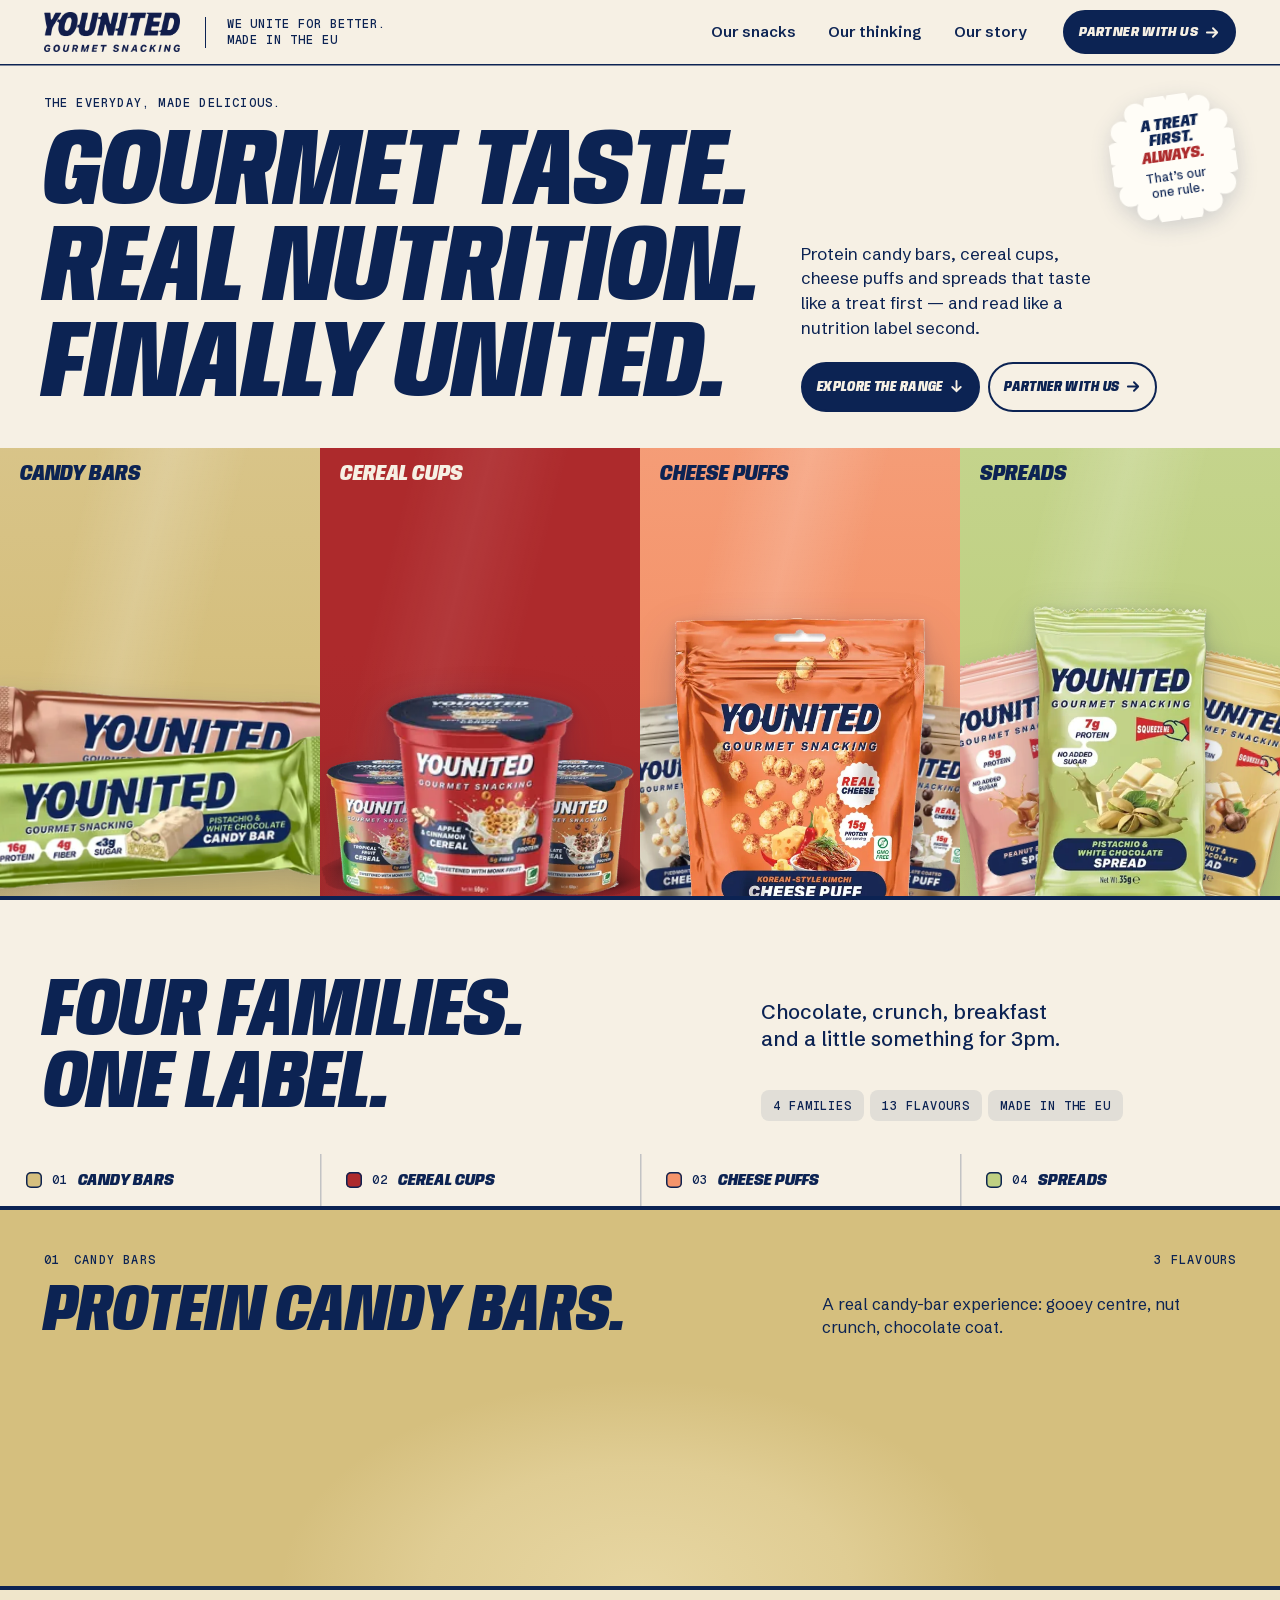
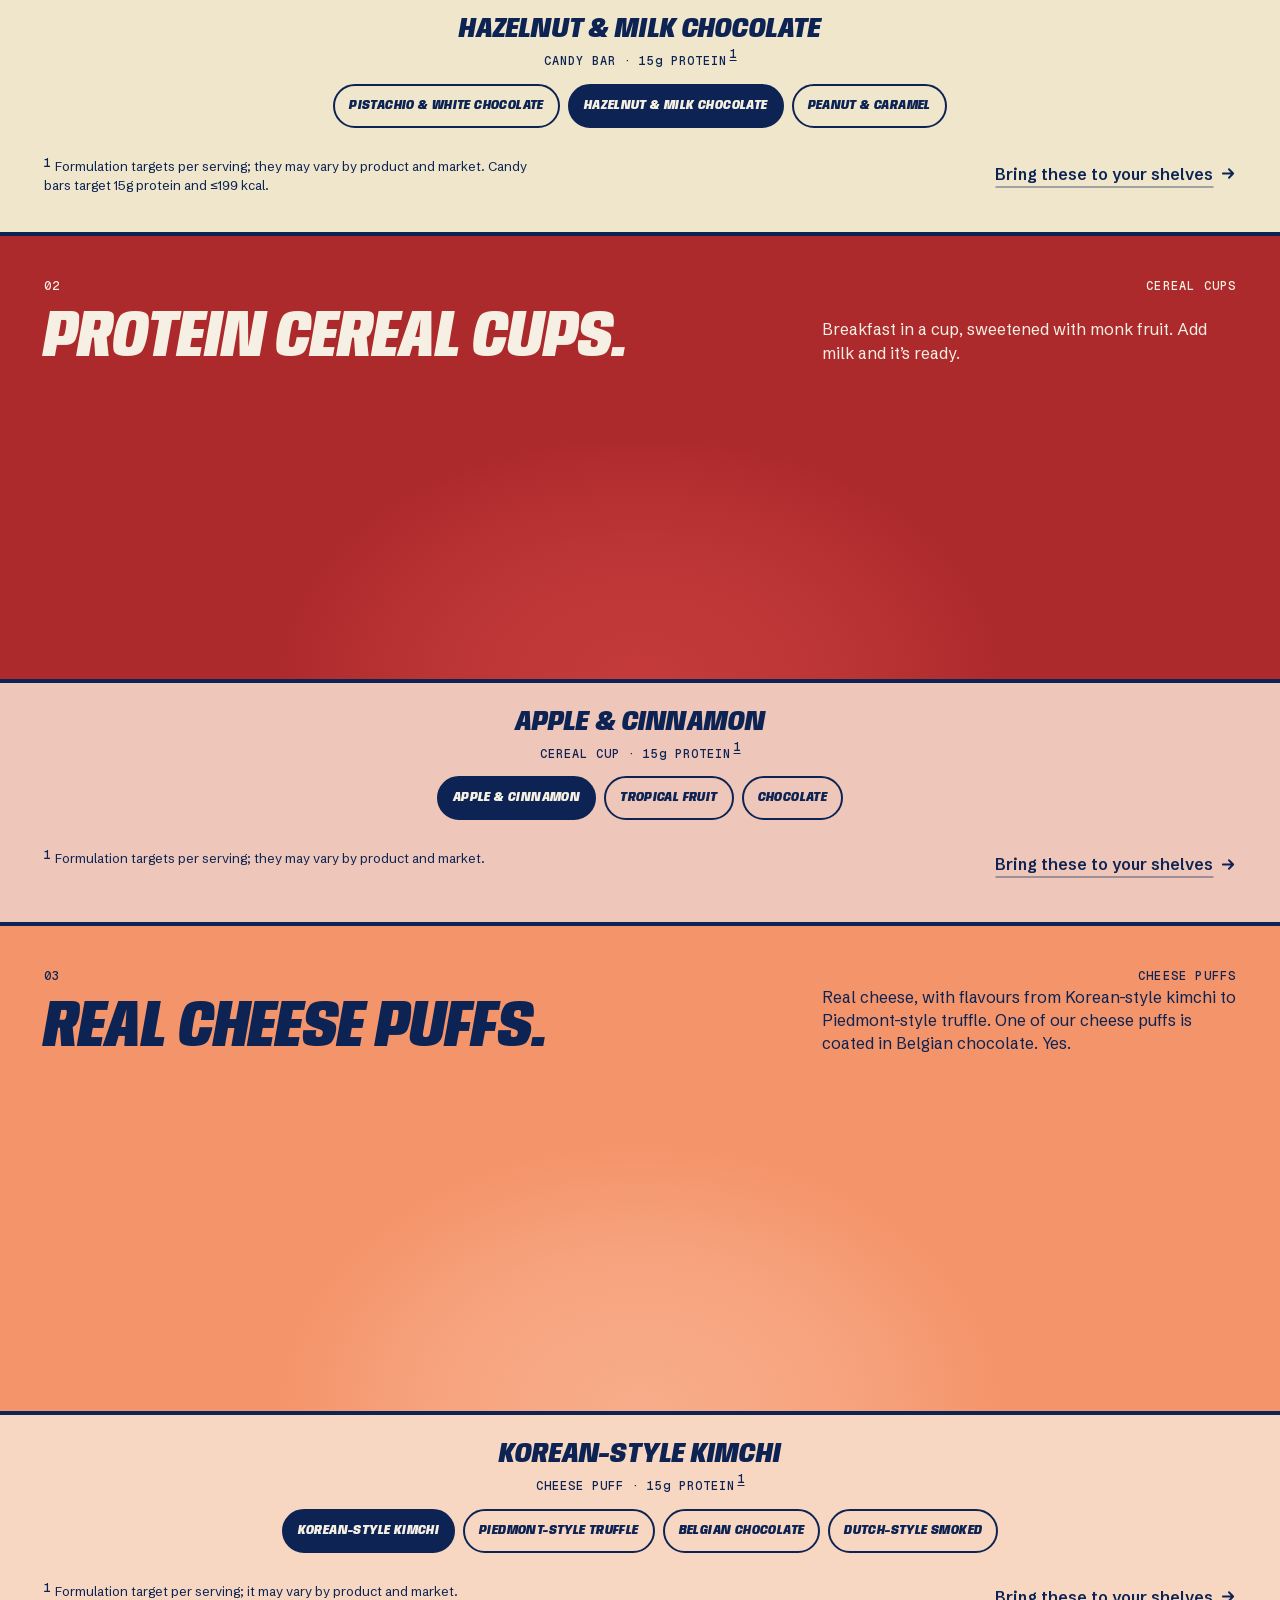
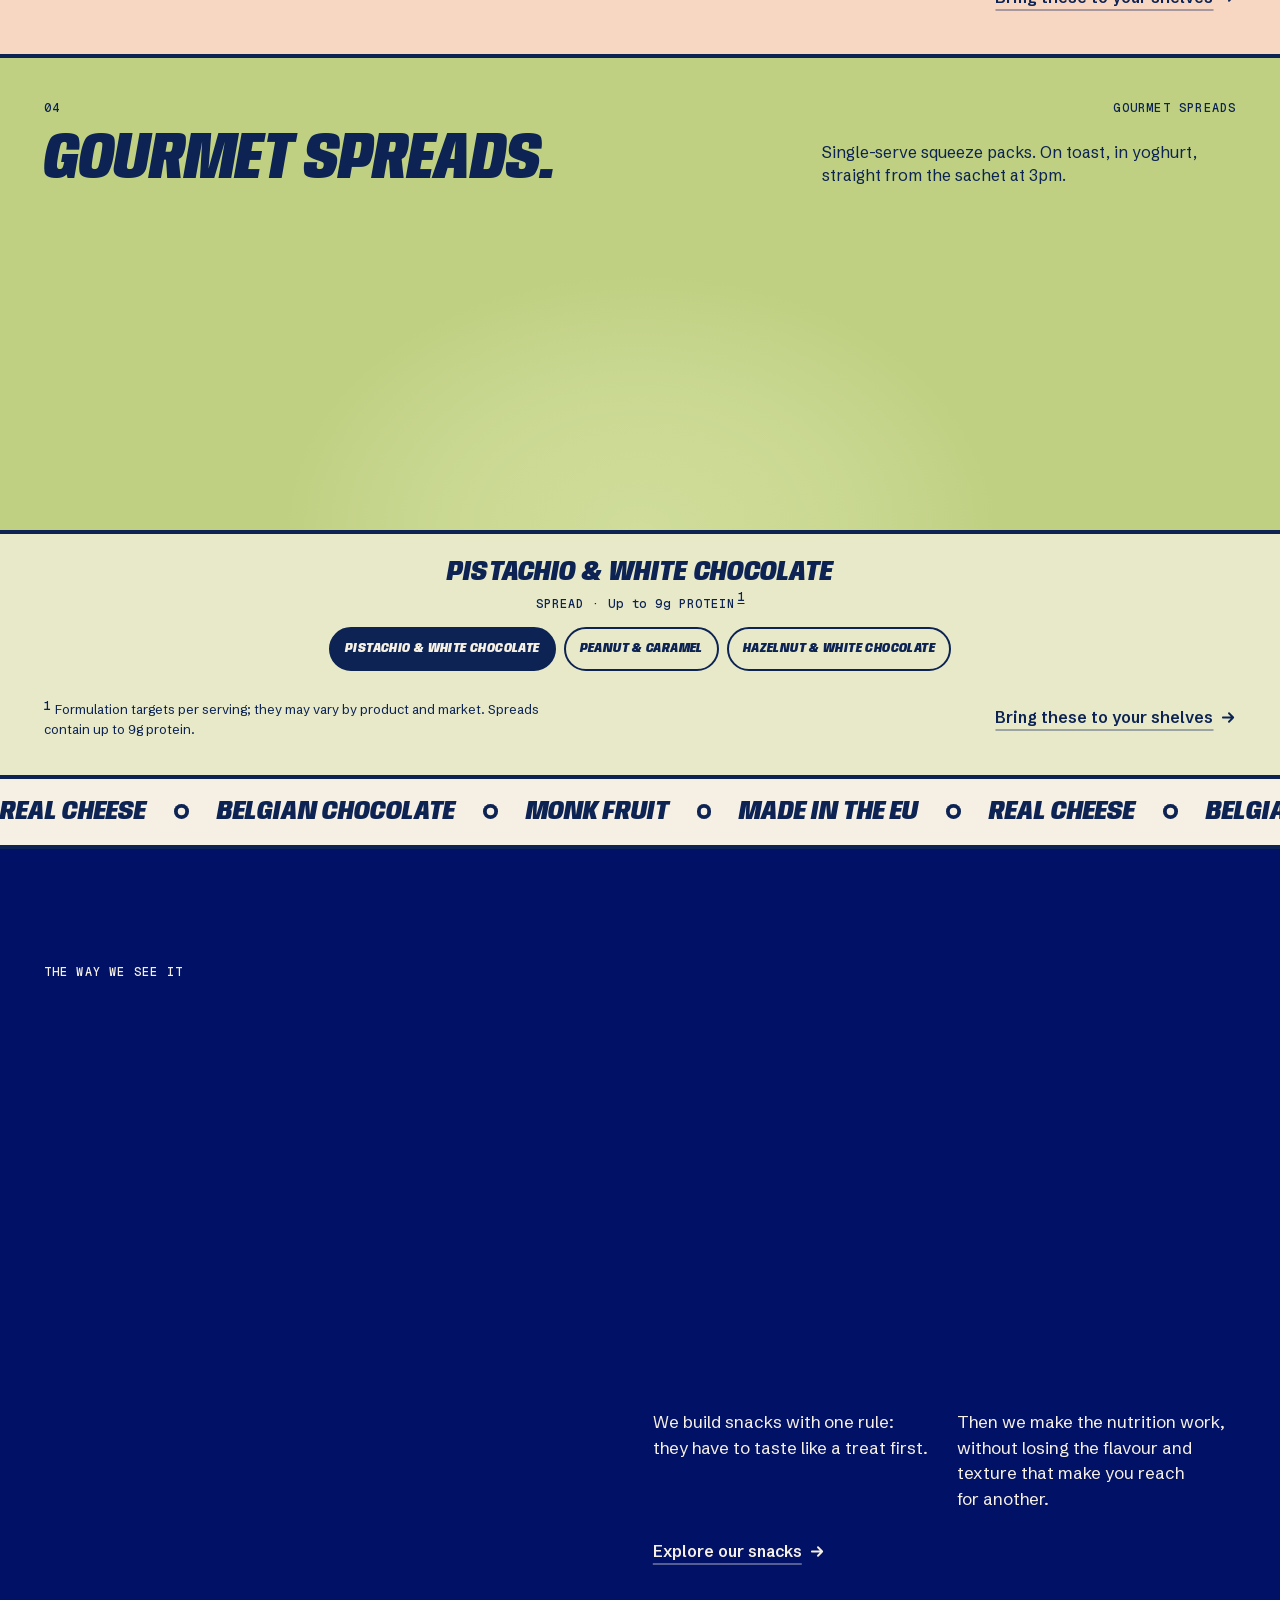
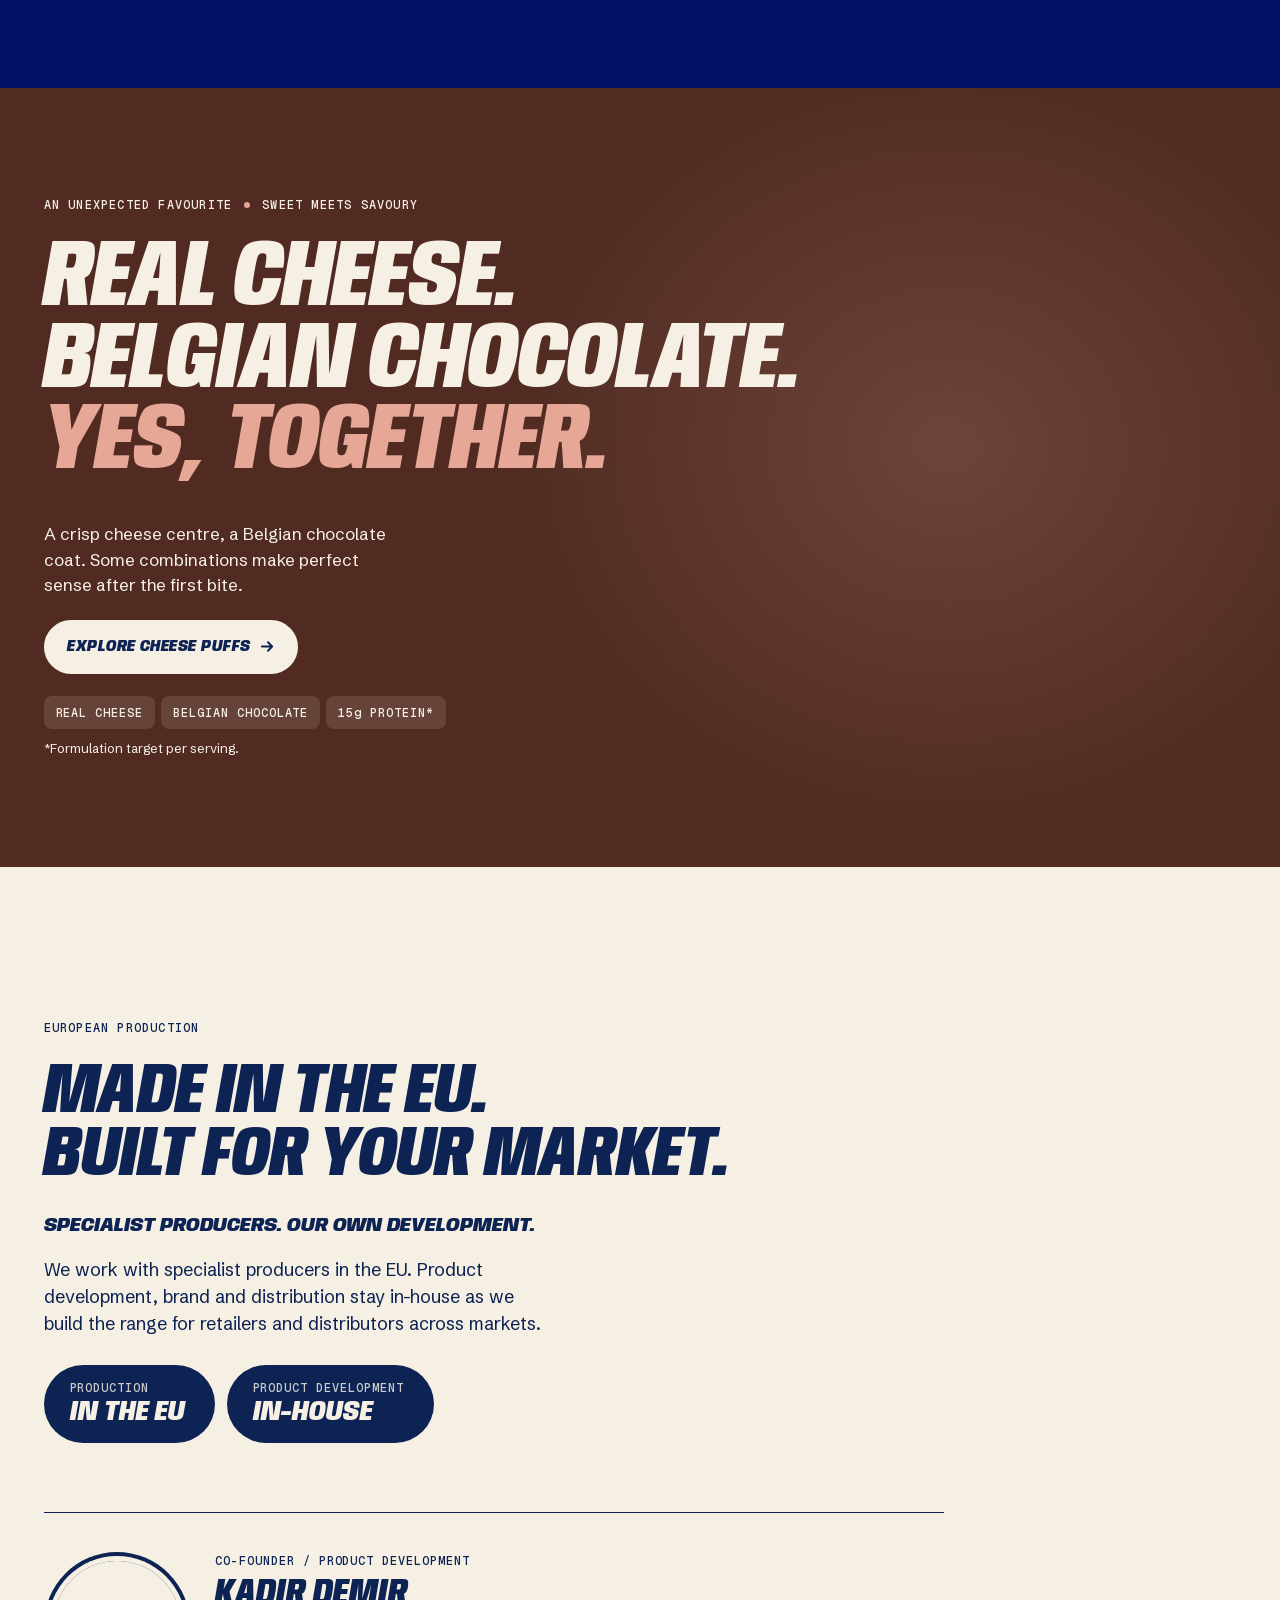
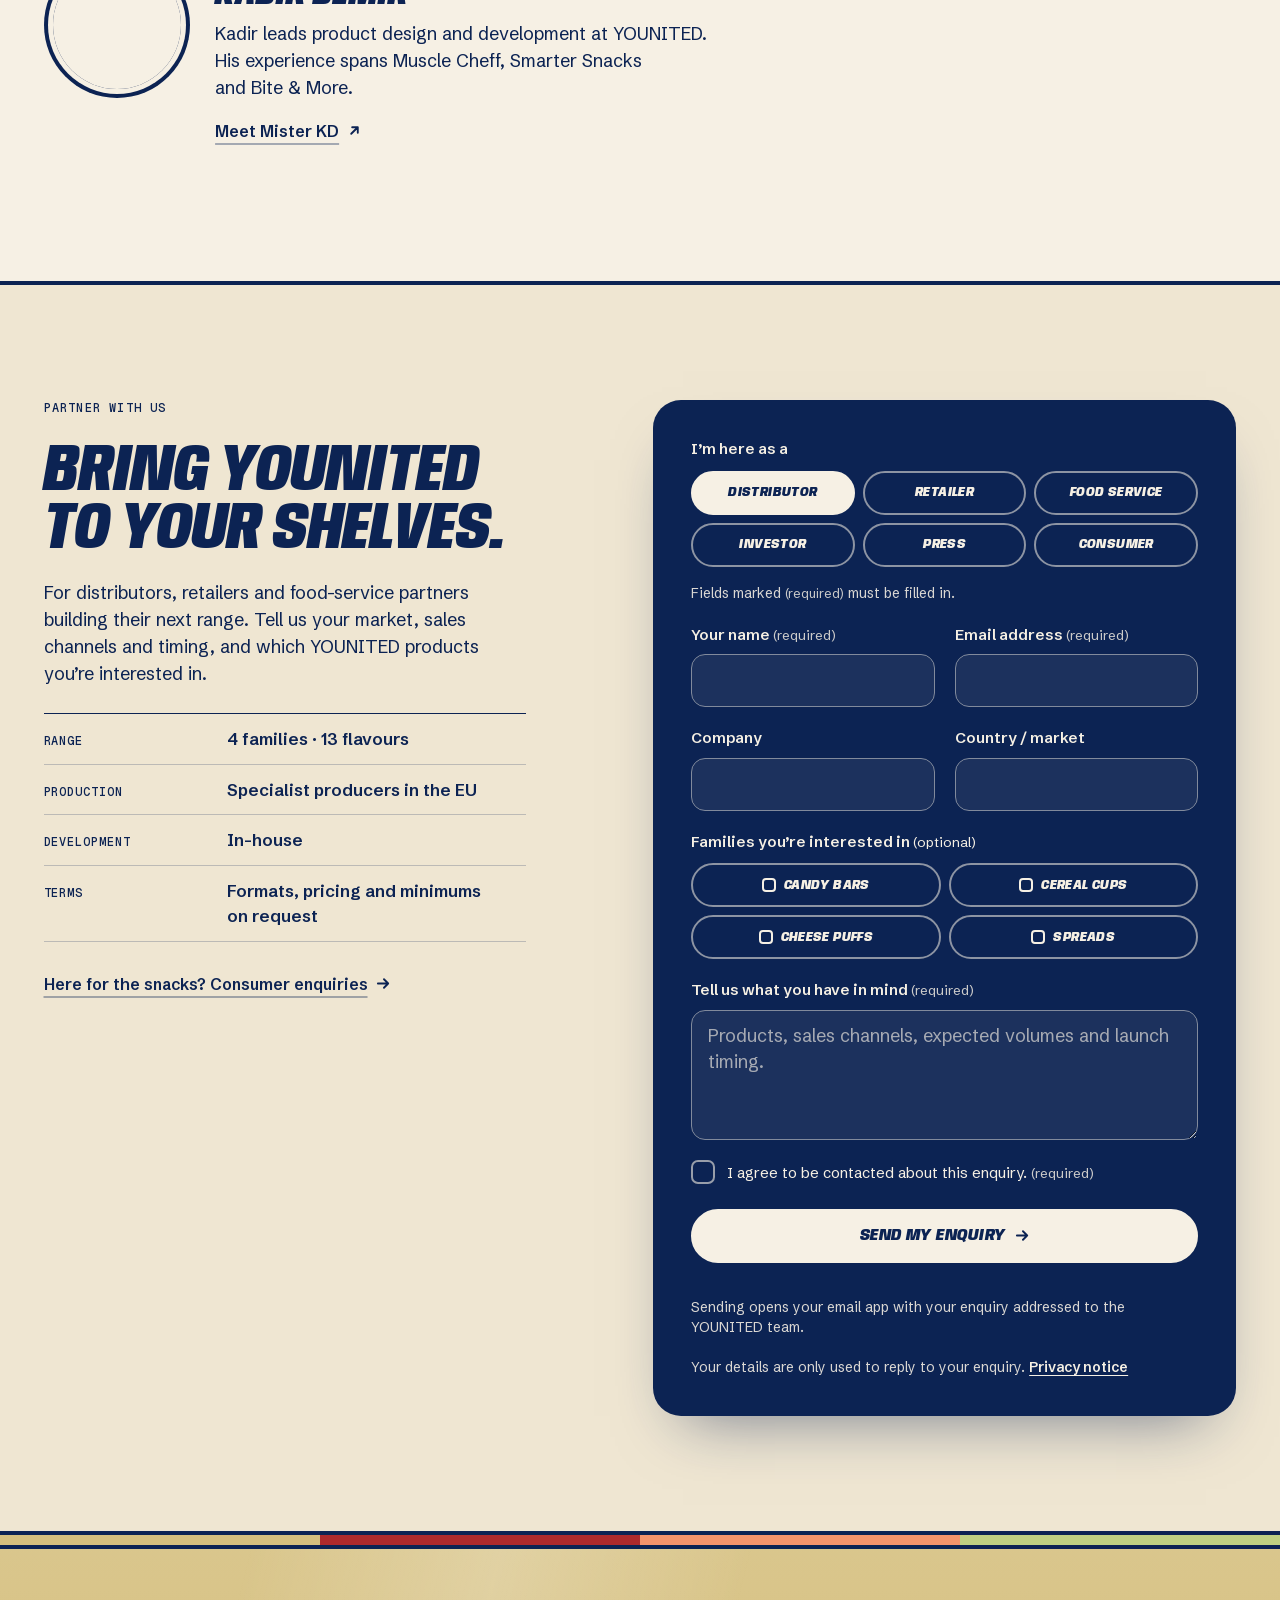
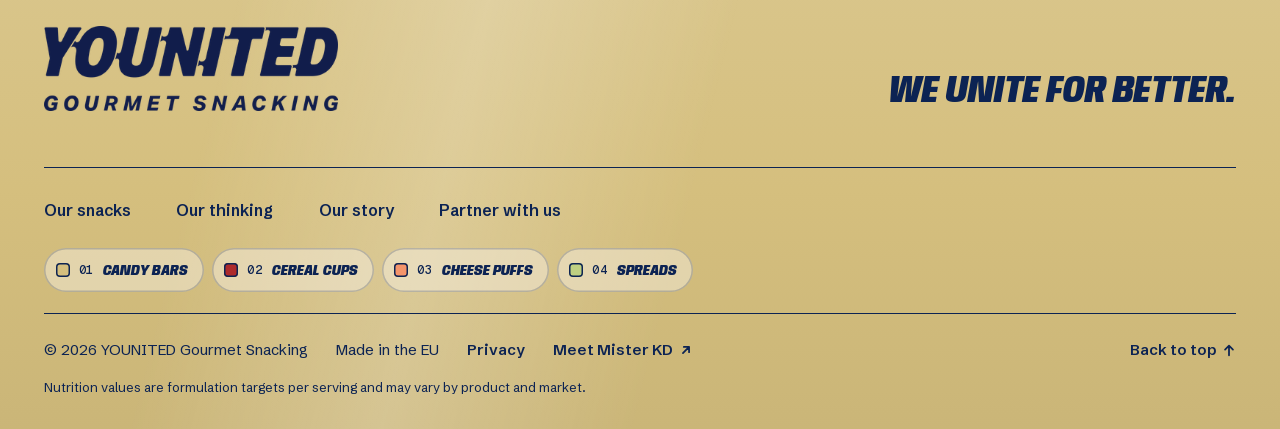
<file: index.html>
<!doctype html>
<html lang="en">
<head>
<meta charset="utf-8">
<meta name="viewport" content="width=device-width, initial-scale=1">
<meta http-equiv="Content-Security-Policy" content="default-src 'self'; img-src 'self' data: blob:; font-src 'self'; style-src 'self'; script-src 'self' 'sha256-Du+OJKJSbdUgz5nrHeWWINvez6XKDDU/tyj/5c2uvwo=' https://static.cloudflareinsights.com; connect-src 'self' https://cloudflareinsights.com; form-action 'self'; base-uri 'self'; object-src 'none'">
<meta name="referrer" content="strict-origin-when-cross-origin">
<title>YOUNITED — Gourmet protein snacks, made in the EU</title>
<meta name="description" content="Protein candy bars, cereal cups, real cheese puffs and spreads that taste like a treat first. Four families, thirteen flavours, made in the EU. Explore the range or partner with YOUNITED.">
<link rel="canonical" href="https://younitedsnacks.com/">
<meta name="theme-color" content="#f6f0e4">
<meta property="og:type" content="website">
<meta property="og:site_name" content="YOUNITED Gourmet Snacking">
<meta property="og:title" content="YOUNITED — Gourmet taste. Real nutrition. Finally united.">
<meta property="og:description" content="Protein candy bars, cereal cups, real cheese puffs and spreads that taste like a treat first. Made in the EU.">
<meta property="og:url" content="https://younitedsnacks.com/">
<meta property="og:image" content="https://younitedsnacks.com/assets/og.jpg">
<meta property="og:image:width" content="1200">
<meta property="og:image:height" content="630">
<meta property="og:image:alt" content="YOUNITED: Gourmet taste. Real nutrition. Finally united. Four snack packs on their foil colours.">
<meta name="twitter:card" content="summary_large_image">
<meta name="twitter:title" content="YOUNITED — Gourmet taste. Real nutrition. Finally united.">
<meta name="twitter:description" content="Four snack families, thirteen flavours, made in the EU.">
<meta name="twitter:image" content="https://younitedsnacks.com/assets/og.jpg">
<link rel="icon" href="assets/favicon.png" type="image/png">
<link rel="apple-touch-icon" href="assets/apple-touch-icon.png">
<script>document.documentElement.classList.add('js')</script>
<link rel="preload" href="fonts/anybody-italic-var.woff2" as="font" type="font/woff2" crossorigin>
<link rel="preload" href="fonts/schibsted-grotesk-var.woff2" as="font" type="font/woff2" crossorigin>
<link rel="preload" href="fonts/geist-mono-500.woff2" as="font" type="font/woff2" crossorigin>
<link rel="stylesheet" href="styles.css?v=e6b32353">
<script type="application/ld+json">{
 "@context": "https://schema.org",
 "@graph": [
  {
   "@type": "Organization",
   "@id": "https://younitedsnacks.com/#org",
   "name": "YOUNITED Gourmet Snacking",
   "alternateName": "Younited Snacks",
   "url": "https://younitedsnacks.com/",
   "logo": "https://younitedsnacks.com/assets/brand/logo-round.png",
   "description": "Gourmet protein candy bars, cereal cups, real cheese puffs and spreads, made in the EU. Nutrition targets vary by product family.",
   "founder": {
    "@id": "https://misterkd.com/#person"
   }
  },
  {
   "@type": "Person",
   "@id": "https://misterkd.com/#person",
   "name": "Kadir Demir",
   "url": "https://misterkd.com/"
  },
  {
   "@type": "WebSite",
   "@id": "https://younitedsnacks.com/#website",
   "url": "https://younitedsnacks.com/",
   "name": "YOUNITED Gourmet Snacking",
   "publisher": {
    "@id": "https://younitedsnacks.com/#org"
   },
   "inLanguage": "en"
  }
 ]
}</script>
</head>
<body>
<a class="skip-link" href="#main">Skip to content</a>
<header class="masthead">
<div class="masthead__bar">
<a class="masthead__logo" href="#top"><img src="assets/brand/logo-navy-400.webp" srcset="assets/brand/logo-navy-400.webp 400w, assets/brand/logo-navy-600.webp 600w" sizes="(min-width: 821px) 136px, 104px" width="400" height="115" alt="YOUNITED Gourmet Snacking"></a>
<p class="masthead__note"><span>We unite for better.</span><span>Made in the EU</span></p>
<nav class="masthead__nav" id="site-nav" aria-label="Main">
<ul class="nav-links">
<li><a href="#range">Our snacks</a></li>
<li><a href="#manifesto">Our thinking</a></li>
<li><a href="#made">Our story</a></li>
<li class="nav-links__fams"><ul class="menu-families" aria-label="Families"><li><a class="mf mf--bars" href="#family-bars" data-show-family="bars"><span class="mf__no">01</span><span class="mf__name">Candy bars</span></a></li><li><a class="mf mf--cereal" href="#family-cereal" data-show-family="cereal"><span class="mf__no">02</span><span class="mf__name">Cereal cups</span></a></li><li><a class="mf mf--puffs" href="#family-puffs" data-show-family="puffs"><span class="mf__no">03</span><span class="mf__name">Cheese puffs</span></a></li><li><a class="mf mf--spreads" href="#family-spreads" data-show-family="spreads"><span class="mf__no">04</span><span class="mf__name">Spreads</span></a></li></ul></li>
<li class="nav-links__cta"><a class="btn btn--navy" href="#partner">Partner with us <svg class="ico" viewBox="0 0 16 16" aria-hidden="true" focusable="false"><path d="M2 8h11M8.5 3.5 13 8l-4.5 4.5" fill="none" stroke="currentColor" stroke-width="2" stroke-linecap="round" stroke-linejoin="round"/></svg></a></li>
</ul>
<p class="masthead__note masthead__note--menu"><span>We unite for better.</span><span>Made in the EU</span></p>
</nav>
<a class="btn btn--navy btn--sm masthead__cta" href="#partner">Partner with us <svg class="ico" viewBox="0 0 16 16" aria-hidden="true" focusable="false"><path d="M2 8h11M8.5 3.5 13 8l-4.5 4.5" fill="none" stroke="currentColor" stroke-width="2" stroke-linecap="round" stroke-linejoin="round"/></svg></a>
<button class="burger" type="button" aria-expanded="false" aria-controls="site-nav"><span class="burger__lines" aria-hidden="true"></span><span class="burger__text">Menu</span></button>
</div>
</header>
<main id="main">
<section class="hero" id="hero" aria-labelledby="hero-title">
<div class="hero__band">
<p class="hero__kicker">The everyday, made delicious.</p>
<p class="seal"><span class="seal__a">A treat first.</span><span class="seal__b">Always.</span><span class="seal__c">That’s our one rule.</span></p>
<h1 class="hero__title" id="hero-title">Gourmet taste.<br> Real nutrition.<br> Finally united.</h1>
<div class="hero__aside">
<p class="hero__sub">Protein candy bars, cereal cups, cheese puffs and spreads that taste like a treat first — and read like a nutrition label&nbsp;second.</p>
<div class="doors">
<a class="btn btn--navy btn--lg" href="#range">Explore the range <svg class="ico" viewBox="0 0 16 16" aria-hidden="true" focusable="false"><path d="M8 2v11M3.5 8.5 8 13l4.5-4.5" fill="none" stroke="currentColor" stroke-width="2" stroke-linecap="round" stroke-linejoin="round"/></svg></a>
<a class="btn btn--outline btn--lg" href="#partner">Partner with us <svg class="ico" viewBox="0 0 16 16" aria-hidden="true" focusable="false"><path d="M2 8h11M8.5 3.5 13 8l-4.5 4.5" fill="none" stroke="currentColor" stroke-width="2" stroke-linecap="round" stroke-linejoin="round"/></svg></a>
</div>
</div>
</div>
<div class="hero__fields">
<ul class="fields">
<li class="fields__item"><a class="field field--bars" href="#family-bars" data-show-family="bars">
<span class="field__label"><span class="field__name">Candy bars</span></span>
<span class="field__packs"><span class="fp fp--0"><img src="assets/products/bar-hazelnut-milk-chocolate-480.webp" srcset="assets/products/bar-hazelnut-milk-chocolate-480.webp 480w, assets/products/bar-hazelnut-milk-chocolate-800.webp 800w, assets/products/bar-hazelnut-milk-chocolate-1297.webp 1297w" sizes="(max-width: 600px) 56vw, (max-width: 820px) 64vw, (max-width: 1099px) and (orientation: portrait) 64vw, 34vw" width="480" height="161" alt="" loading="lazy" decoding="async" fetchpriority="low"></span><span class="fp fp--1"><img src="assets/products/bar-pistachio-white-chocolate-480.webp" srcset="assets/products/bar-pistachio-white-chocolate-480.webp 480w, assets/products/bar-pistachio-white-chocolate-800.webp 800w, assets/products/bar-pistachio-white-chocolate-1297.webp 1297w" sizes="(max-width: 600px) 56vw, (max-width: 820px) 64vw, (max-width: 1099px) and (orientation: portrait) 64vw, 34vw" width="480" height="161" alt="" loading="lazy" decoding="async" fetchpriority="low"></span><span class="fp fp--2"><img src="assets/products/bar-peanut-caramel-480.webp" srcset="assets/products/bar-peanut-caramel-480.webp 480w, assets/products/bar-peanut-caramel-800.webp 800w, assets/products/bar-peanut-caramel-1297.webp 1297w" sizes="(max-width: 600px) 56vw, (max-width: 820px) 64vw, (max-width: 1099px) and (orientation: portrait) 64vw, 34vw" width="480" height="161" alt="" loading="lazy" decoding="async" fetchpriority="low"></span></span>
</a></li>
<li class="fields__item"><a class="field field--cereal" href="#family-cereal" data-show-family="cereal">
<span class="field__label"><span class="field__name">Cereal cups</span></span>
<span class="field__packs"><span class="fp fp--0"><img src="assets/products/cereal-apple-cinnamon-480.webp" srcset="assets/products/cereal-apple-cinnamon-240.webp 240w, assets/products/cereal-apple-cinnamon-480.webp 480w, assets/products/cereal-apple-cinnamon-800.webp 800w, assets/products/cereal-apple-cinnamon-910.webp 910w" sizes="(max-width: 600px) 32vw, (max-width: 820px) 30vw, (max-width: 1099px) and (orientation: portrait) 30vw, 17vw" width="480" height="421" alt="" loading="lazy" decoding="async" fetchpriority="low"></span><span class="fp fp--1"><img src="assets/products/cereal-tropical-240.webp" srcset="assets/products/cereal-tropical-240.webp 240w, assets/products/cereal-tropical-480.webp 480w" sizes="(max-width: 820px) 18vw, (max-width: 1099px) and (orientation: portrait) 18vw, 11vw" width="240" height="211" alt="" loading="lazy" decoding="async" fetchpriority="low"></span><span class="fp fp--2"><img src="assets/products/cereal-chocolate-240.webp" srcset="assets/products/cereal-chocolate-240.webp 240w, assets/products/cereal-chocolate-480.webp 480w" sizes="(max-width: 820px) 18vw, (max-width: 1099px) and (orientation: portrait) 18vw, 11vw" width="240" height="211" alt="" loading="lazy" decoding="async" fetchpriority="low"></span></span>
</a></li>
<li class="fields__item"><a class="field field--puffs" href="#family-puffs" data-show-family="puffs">
<span class="field__label"><span class="field__name">Cheese puffs</span></span>
<span class="field__packs"><span class="fp fp--0"><img src="assets/products/puff-korean-kimchi-480.webp" srcset="assets/products/puff-korean-kimchi-240.webp 240w, assets/products/puff-korean-kimchi-480.webp 480w, assets/products/puff-korean-kimchi-800.webp 800w, assets/products/puff-korean-kimchi-925.webp 925w" sizes="(max-width: 600px) 28vw, (max-width: 820px) 30vw, (max-width: 1099px) and (orientation: portrait) 30vw, 19vw" width="480" height="601" alt="" loading="lazy" decoding="async" fetchpriority="low"></span><span class="fp fp--1"><img src="assets/products/puff-piedmont-truffle-240.webp" srcset="assets/products/puff-piedmont-truffle-240.webp 240w, assets/products/puff-piedmont-truffle-480.webp 480w" sizes="(max-width: 820px) 18vw, (max-width: 1099px) and (orientation: portrait) 18vw, 12vw" width="240" height="301" alt="" loading="lazy" decoding="async" fetchpriority="low"></span><span class="fp fp--2"><img src="assets/products/puff-belgian-chocolate-240.webp" srcset="assets/products/puff-belgian-chocolate-240.webp 240w, assets/products/puff-belgian-chocolate-480.webp 480w" sizes="(max-width: 820px) 18vw, (max-width: 1099px) and (orientation: portrait) 18vw, 12vw" width="240" height="301" alt="" loading="lazy" decoding="async" fetchpriority="low"></span><span class="fp fp--3"><img src="assets/products/puff-dutch-smoked-240.webp" srcset="assets/products/puff-dutch-smoked-240.webp 240w, assets/products/puff-dutch-smoked-480.webp 480w" sizes="(max-width: 820px) 18vw, (max-width: 1099px) and (orientation: portrait) 18vw, 12vw" width="240" height="301" alt="" loading="lazy" decoding="async" fetchpriority="low"></span></span>
</a></li>
<li class="fields__item"><a class="field field--spreads" href="#family-spreads" data-show-family="spreads">
<span class="field__label"><span class="field__name">Spreads</span></span>
<span class="field__packs"><span class="fp fp--0"><img src="assets/products/spread-pistachio-white-chocolate-480.webp" srcset="assets/products/spread-pistachio-white-chocolate-240.webp 240w, assets/products/spread-pistachio-white-chocolate-480.webp 480w, assets/products/spread-pistachio-white-chocolate-649.webp 649w" sizes="(max-width: 600px) 20vw, (max-width: 820px) 20vw, (max-width: 1099px) and (orientation: portrait) 20vw, 12vw" width="480" height="885" alt="" loading="lazy" decoding="async" fetchpriority="low"></span><span class="fp fp--1"><img src="assets/products/spread-peanut-caramel-240.webp" srcset="assets/products/spread-peanut-caramel-240.webp 240w, assets/products/spread-peanut-caramel-480.webp 480w" sizes="(max-width: 820px) 16vw, (max-width: 1099px) and (orientation: portrait) 16vw, 10vw" width="240" height="443" alt="" loading="lazy" decoding="async" fetchpriority="low"></span><span class="fp fp--2"><img src="assets/products/spread-hazelnut-white-chocolate-240.webp" srcset="assets/products/spread-hazelnut-white-chocolate-240.webp 240w, assets/products/spread-hazelnut-white-chocolate-480.webp 480w" sizes="(max-width: 820px) 16vw, (max-width: 1099px) and (orientation: portrait) 16vw, 10vw" width="240" height="442" alt="" loading="lazy" decoding="async" fetchpriority="low"></span></span>
</a></li>
</ul>
</div>
</section>

<section class="range" id="range" aria-labelledby="range-title">
<div class="range__head">
<h2 class="range__title" id="range-title"><span class="ln">Four families.</span> <span class="ln">One label.</span></h2>
<p class="range__sub">Chocolate, crunch, breakfast and a little something for&nbsp;3pm.</p>
<p class="range__count"><span>4 families</span><span>13 flavours</span><span>Made in the EU</span></p>
</div>
<nav class="range-index" aria-label="Families">
<ol class="range-index__list"><li><a class="ri ri--bars" href="#family-bars" data-show-family="bars"><span class="ri__sw" aria-hidden="true"></span><span class="ri__no">01</span><span class="ri__name">Candy bars</span><span class="ri__bar" aria-hidden="true"></span></a></li><li><a class="ri ri--cereal" href="#family-cereal" data-show-family="cereal"><span class="ri__sw" aria-hidden="true"></span><span class="ri__no">02</span><span class="ri__name">Cereal cups</span><span class="ri__bar" aria-hidden="true"></span></a></li><li><a class="ri ri--puffs" href="#family-puffs" data-show-family="puffs"><span class="ri__sw" aria-hidden="true"></span><span class="ri__no">03</span><span class="ri__name">Cheese puffs</span><span class="ri__bar" aria-hidden="true"></span></a></li><li><a class="ri ri--spreads" href="#family-spreads" data-show-family="spreads"><span class="ri__sw" aria-hidden="true"></span><span class="ri__no">04</span><span class="ri__name">Spreads</span><span class="ri__bar" aria-hidden="true"></span></a></li></ol>
</nav>
<div class="shelf-unit">
<article class="family family--bars" id="family-bars" data-family="bars" aria-labelledby="bars-title">
<div class="family__field">
<div class="family__head">
<p class="family__meta"><span>01</span><span>Candy bars</span><span>3 flavours</span></p>
<h3 class="family__title" id="bars-title">Protein Candy Bars.</h3>
<p class="family__desc">A real candy-bar experience: gooey centre, nut crunch, chocolate coat.</p>
</div>
<div class="family__compose">
<div class="readout readout--l">
<p class="readout__head">Per serving<span class="fn-sup" aria-hidden="true">1</span></p>
<dl class="facts facts--lead"><div class="facts__cell facts__cell--protein"><dt>Protein</dt><dd><span class="facts__v" data-fact="bars.protein">15g</span><span class="lead" aria-hidden="true"></span></dd></div></dl>
</div>
<div class="readout readout--r">
<dl class="facts"><div class="facts__cell facts__cell--fibre"><dt>Fibre</dt><dd><span class="facts__v" data-fact="bars.fibre">4g</span><span class="lead" aria-hidden="true"></span></dd></div><div class="facts__cell facts__cell--sugar"><dt>Added sugar</dt><dd><span class="facts__v" data-fact="bars.sugar">0g</span><span class="lead" aria-hidden="true"></span></dd></div></dl>
</div>
<div class="stage stage--bars" data-stage>
<figure class="pack" data-i="0" data-slot="1" id="bars-0"><img src="assets/products/bar-pistachio-white-chocolate-480.webp" srcset="assets/products/bar-pistachio-white-chocolate-480.webp 480w, assets/products/bar-pistachio-white-chocolate-800.webp 800w, assets/products/bar-pistachio-white-chocolate-1297.webp 1297w" sizes="(min-width: 1720px) 620px, (min-width: 1000px) 36vw, (max-width: 600px) 66vw, (min-width: 760px) 608px, 80vw" width="480" height="161" alt="YOUNITED Pistachio &amp; White Chocolate candy bar" loading="lazy" decoding="async"></figure>
<figure class="pack" data-i="1" data-slot="0" id="bars-1"><img src="assets/products/bar-hazelnut-milk-chocolate-480.webp" srcset="assets/products/bar-hazelnut-milk-chocolate-480.webp 480w, assets/products/bar-hazelnut-milk-chocolate-800.webp 800w, assets/products/bar-hazelnut-milk-chocolate-1297.webp 1297w" sizes="(min-width: 1720px) 620px, (min-width: 1000px) 36vw, (max-width: 600px) 66vw, (min-width: 760px) 608px, 80vw" width="480" height="161" alt="YOUNITED Hazelnut &amp; Milk Chocolate candy bar" loading="lazy" decoding="async"></figure>
<figure class="pack" data-i="2" data-slot="2" id="bars-2"><img src="assets/products/bar-peanut-caramel-480.webp" srcset="assets/products/bar-peanut-caramel-480.webp 480w, assets/products/bar-peanut-caramel-800.webp 800w, assets/products/bar-peanut-caramel-1297.webp 1297w" sizes="(min-width: 1720px) 620px, (min-width: 1000px) 36vw, (max-width: 600px) 66vw, (min-width: 760px) 608px, 80vw" width="480" height="161" alt="YOUNITED Peanut &amp; Caramel candy bar" loading="lazy" decoding="async"></figure>
</div>
</div>
</div>
<div class="family__label">
<div class="family__pick">
<p class="spec" aria-live="polite"><span class="spec__flavour">Hazelnut &amp; Milk Chocolate</span><span class="spec__sep"> · </span><span class="spec__line">Candy bar · <span data-fact="bars.protein">15g</span> protein<a class="fn" href="#fn-bars" aria-label="Footnote 1">1</a></span></p>
<div class="flavours" role="group" aria-label="Candy bars flavours"><span class="pill" data-product="0" data-tint="#c9d48f">Pistachio &amp; White Chocolate</span><span class="pill is-selected" data-product="1" data-tint="#e7d6a2">Hazelnut &amp; Milk Chocolate</span><span class="pill" data-product="2" data-tint="#e9b6a2">Peanut &amp; Caramel</span></div>
</div>
<p class="footnote" id="fn-bars"><span class="fn-mark" aria-hidden="true">1</span>Formulation targets per serving; they may vary by product and market. Candy bars target <span data-fact="bars.protein">15g</span> protein and <span data-fact="bars.kcal">≤199&nbsp;kcal</span>.</p>
<a class="link-cta family__cta" href="#partner" data-intent="Retailer">Bring these to your shelves <svg class="ico" viewBox="0 0 16 16" aria-hidden="true" focusable="false"><path d="M2 8h11M8.5 3.5 13 8l-4.5 4.5" fill="none" stroke="currentColor" stroke-width="2" stroke-linecap="round" stroke-linejoin="round"/></svg></a>
</div>
</article>
<article class="family family--cereal" id="family-cereal" data-family="cereal" aria-labelledby="cereal-title">
<div class="family__field">
<div class="family__head">
<p class="family__meta"><span>02</span><span>Cereal cups</span></p>
<h3 class="family__title" id="cereal-title">Protein Cereal Cups.</h3>
<p class="family__desc">Breakfast in a cup, sweetened with monk fruit. Add milk and it’s ready.</p>
</div>
<div class="family__compose">
<div class="readout readout--l">
<p class="readout__head">Per serving<span class="fn-sup" aria-hidden="true">1</span></p>
<dl class="facts facts--lead"><div class="facts__cell facts__cell--protein"><dt>Protein</dt><dd><span class="facts__v" data-fact="cereal.protein">15g</span><span class="lead" aria-hidden="true"></span></dd></div></dl>
</div>
<div class="readout readout--r">
<dl class="facts"><div class="facts__cell facts__cell--fibre"><dt>Fibre</dt><dd><span class="facts__v" data-fact="cereal.fibre">5g</span><span class="lead" aria-hidden="true"></span></dd></div><div class="facts__cell facts__cell--flavours"><dt>Flavours</dt><dd><span class="facts__v" data-fact="cereal.flavours">3</span><span class="lead" aria-hidden="true"></span></dd></div></dl>
</div>
<div class="stage stage--cereal" data-stage>
<figure class="pack" data-i="0" data-slot="0" id="cereal-0"><img src="assets/products/cereal-apple-cinnamon-480.webp" srcset="assets/products/cereal-apple-cinnamon-240.webp 240w, assets/products/cereal-apple-cinnamon-480.webp 480w, assets/products/cereal-apple-cinnamon-800.webp 800w, assets/products/cereal-apple-cinnamon-910.webp 910w" sizes="(min-width: 1720px) 412px, (min-width: 1000px) 24vw, (max-width: 600px) 44vw, (min-width: 760px) 350px, 46vw" width="480" height="421" alt="YOUNITED Apple &amp; Cinnamon cereal cup" loading="lazy" decoding="async"></figure>
<figure class="pack" data-i="1" data-slot="1" id="cereal-1"><img src="assets/products/cereal-tropical-480.webp" srcset="assets/products/cereal-tropical-240.webp 240w, assets/products/cereal-tropical-480.webp 480w, assets/products/cereal-tropical-800.webp 800w, assets/products/cereal-tropical-910.webp 910w" sizes="(min-width: 1720px) 412px, (min-width: 1000px) 24vw, (max-width: 600px) 44vw, (min-width: 760px) 350px, 46vw" width="480" height="421" alt="YOUNITED Tropical Fruit cereal cup" loading="lazy" decoding="async"></figure>
<figure class="pack" data-i="2" data-slot="2" id="cereal-2"><img src="assets/products/cereal-chocolate-480.webp" srcset="assets/products/cereal-chocolate-240.webp 240w, assets/products/cereal-chocolate-480.webp 480w, assets/products/cereal-chocolate-800.webp 800w, assets/products/cereal-chocolate-910.webp 910w" sizes="(min-width: 1720px) 412px, (min-width: 1000px) 24vw, (max-width: 600px) 44vw, (min-width: 760px) 350px, 46vw" width="480" height="421" alt="YOUNITED Chocolate cereal cup" loading="lazy" decoding="async"></figure>
</div>
</div>
</div>
<div class="family__label">
<div class="family__pick">
<p class="spec" aria-live="polite"><span class="spec__flavour">Apple &amp; Cinnamon</span><span class="spec__sep"> · </span><span class="spec__line">Cereal cup · <span data-fact="cereal.protein">15g</span> protein<a class="fn" href="#fn-cereal" aria-label="Footnote 1">1</a></span></p>
<div class="flavours" role="group" aria-label="Cereal cups flavours"><span class="pill is-selected" data-product="0" data-tint="#c53b3b">Apple &amp; Cinnamon</span><span class="pill" data-product="1" data-tint="#c4492f">Tropical Fruit</span><span class="pill" data-product="2" data-tint="#8f3a24">Chocolate</span></div>
</div>
<p class="footnote" id="fn-cereal"><span class="fn-mark" aria-hidden="true">1</span>Formulation targets per serving; they may vary by product and market.</p>
<a class="link-cta family__cta" href="#partner" data-intent="Retailer">Bring these to your shelves <svg class="ico" viewBox="0 0 16 16" aria-hidden="true" focusable="false"><path d="M2 8h11M8.5 3.5 13 8l-4.5 4.5" fill="none" stroke="currentColor" stroke-width="2" stroke-linecap="round" stroke-linejoin="round"/></svg></a>
</div>
</article>
<article class="family family--puffs" id="family-puffs" data-family="puffs" aria-labelledby="puffs-title">
<div class="family__field">
<div class="family__head">
<p class="family__meta"><span>03</span><span>Cheese puffs</span></p>
<h3 class="family__title" id="puffs-title">Real Cheese Puffs.</h3>
<p class="family__desc">Real cheese, with flavours from Korean-style kimchi to Piedmont-style truffle. One of our cheese puffs is coated in Belgian chocolate. Yes.</p>
</div>
<div class="family__compose">
<div class="readout readout--l">
<p class="readout__head">Per serving<span class="fn-sup" aria-hidden="true">1</span></p>
<dl class="facts facts--lead"><div class="facts__cell facts__cell--protein"><dt>Protein</dt><dd><span class="facts__v" data-fact="puffs.protein">15g</span><span class="lead" aria-hidden="true"></span></dd></div></dl>
</div>
<div class="readout readout--r">
<dl class="facts"><div class="facts__cell facts__cell--flavours"><dt>Flavours</dt><dd><span class="facts__v" data-fact="puffs.flavours">4</span><span class="lead" aria-hidden="true"></span></dd></div><div class="facts__cell facts__cell--cheese"><dt>Cheese</dt><dd><span class="facts__v" data-fact="puffs.cheese">Real</span><span class="lead" aria-hidden="true"></span></dd></div></dl>
</div>
<div class="stage stage--puffs" data-stage>
<figure class="pack" data-i="0" data-slot="0" id="puffs-0"><img src="assets/products/puff-korean-kimchi-480.webp" srcset="assets/products/puff-korean-kimchi-240.webp 240w, assets/products/puff-korean-kimchi-480.webp 480w, assets/products/puff-korean-kimchi-800.webp 800w, assets/products/puff-korean-kimchi-925.webp 925w" sizes="(min-width: 1720px) 320px, (min-width: 1000px) 19vw, (max-width: 600px) 44vw, (min-width: 760px) 304px, 40vw" width="480" height="601" alt="YOUNITED Korean-Style Kimchi cheese puff" loading="lazy" decoding="async"></figure>
<figure class="pack" data-i="1" data-slot="1" id="puffs-1"><img src="assets/products/puff-piedmont-truffle-480.webp" srcset="assets/products/puff-piedmont-truffle-240.webp 240w, assets/products/puff-piedmont-truffle-480.webp 480w, assets/products/puff-piedmont-truffle-800.webp 800w, assets/products/puff-piedmont-truffle-922.webp 922w" sizes="(min-width: 1720px) 320px, (min-width: 1000px) 19vw, (max-width: 600px) 44vw, (min-width: 760px) 304px, 40vw" width="480" height="602" alt="YOUNITED Piedmont-Style Truffle cheese puff" loading="lazy" decoding="async"></figure>
<figure class="pack" data-i="2" data-slot="2" id="puffs-2"><img src="assets/products/puff-belgian-chocolate-480.webp" srcset="assets/products/puff-belgian-chocolate-240.webp 240w, assets/products/puff-belgian-chocolate-480.webp 480w, assets/products/puff-belgian-chocolate-800.webp 800w, assets/products/puff-belgian-chocolate-924.webp 924w" sizes="(min-width: 1720px) 320px, (min-width: 1000px) 19vw, (max-width: 600px) 44vw, (min-width: 760px) 304px, 40vw" width="480" height="601" alt="YOUNITED Belgian Chocolate cheese puff" loading="lazy" decoding="async"></figure>
<figure class="pack" data-i="3" data-slot="3" id="puffs-3"><img src="assets/products/puff-dutch-smoked-480.webp" srcset="assets/products/puff-dutch-smoked-240.webp 240w, assets/products/puff-dutch-smoked-480.webp 480w, assets/products/puff-dutch-smoked-800.webp 800w, assets/products/puff-dutch-smoked-924.webp 924w" sizes="(min-width: 1720px) 320px, (min-width: 1000px) 19vw, (max-width: 600px) 44vw, (min-width: 760px) 304px, 40vw" width="480" height="602" alt="YOUNITED Dutch-Style Smoked cheese puff" loading="lazy" decoding="async"></figure>
</div>
</div>
</div>
<div class="family__label">
<div class="family__pick">
<p class="spec" aria-live="polite"><span class="spec__flavour">Korean-Style Kimchi</span><span class="spec__sep"> · </span><span class="spec__line">Cheese puff · <span data-fact="puffs.protein">15g</span> protein<a class="fn" href="#fn-puffs" aria-label="Footnote 1">1</a></span></p>
<div class="flavours" role="group" aria-label="Cheese puffs flavours"><span class="pill is-selected" data-product="0" data-tint="#f8ad8a">Korean-Style Kimchi</span><span class="pill" data-product="1" data-tint="#e4d6c4">Piedmont-Style Truffle</span><span class="pill" data-product="2" data-tint="#d0a37f">Belgian Chocolate</span><span class="pill" data-product="3" data-tint="#f5c987">Dutch-Style Smoked</span></div>
</div>
<p class="footnote" id="fn-puffs"><span class="fn-mark" aria-hidden="true">1</span>Formulation target per serving; it may vary by product and market.</p>
<a class="link-cta family__cta" href="#partner" data-intent="Retailer">Bring these to your shelves <svg class="ico" viewBox="0 0 16 16" aria-hidden="true" focusable="false"><path d="M2 8h11M8.5 3.5 13 8l-4.5 4.5" fill="none" stroke="currentColor" stroke-width="2" stroke-linecap="round" stroke-linejoin="round"/></svg></a>
</div>
</article>
<article class="family family--spreads" id="family-spreads" data-family="spreads" aria-labelledby="spreads-title">
<div class="family__field">
<div class="family__head">
<p class="family__meta"><span>04</span><span>Gourmet spreads</span></p>
<h3 class="family__title" id="spreads-title">Gourmet Spreads.</h3>
<p class="family__desc">Single-serve squeeze packs. On toast, in yoghurt, straight from the sachet at&nbsp;3pm.</p>
</div>
<div class="family__compose">
<div class="readout readout--l">
<p class="readout__head">Per serving<span class="fn-sup" aria-hidden="true">1</span></p>
<dl class="facts facts--lead"><div class="facts__cell facts__cell--protein"><dt>Protein</dt><dd><span class="facts__v" data-fact="spreads.protein"><small class="facts__pre">Up to</small> 9g</span><span class="lead" aria-hidden="true"></span></dd></div></dl>
</div>
<div class="readout readout--r">
<dl class="facts"><div class="facts__cell facts__cell--sugar"><dt>Added sugar</dt><dd><span class="facts__v" data-fact="spreads.sugar">0g</span><span class="lead" aria-hidden="true"></span></dd></div><div class="facts__cell facts__cell--flavours"><dt>Flavours</dt><dd><span class="facts__v" data-fact="spreads.flavours">3</span><span class="lead" aria-hidden="true"></span></dd></div></dl>
</div>
<div class="stage stage--spreads" data-stage>
<figure class="pack" data-i="0" data-slot="0" id="spreads-0"><img src="assets/products/spread-pistachio-white-chocolate-480.webp" srcset="assets/products/spread-pistachio-white-chocolate-240.webp 240w, assets/products/spread-pistachio-white-chocolate-480.webp 480w, assets/products/spread-pistachio-white-chocolate-649.webp 649w" sizes="(min-width: 1720px) 216px, (min-width: 1000px) 12.5vw, (max-width: 600px) 30vw, (min-width: 760px) 228px, 30vw" width="480" height="885" alt="YOUNITED Pistachio &amp; White Chocolate spread" loading="lazy" decoding="async"></figure>
<figure class="pack" data-i="1" data-slot="1" id="spreads-1"><img src="assets/products/spread-peanut-caramel-480.webp" srcset="assets/products/spread-peanut-caramel-240.webp 240w, assets/products/spread-peanut-caramel-480.webp 480w, assets/products/spread-peanut-caramel-648.webp 648w" sizes="(min-width: 1720px) 216px, (min-width: 1000px) 12.5vw, (max-width: 600px) 30vw, (min-width: 760px) 228px, 30vw" width="480" height="886" alt="YOUNITED Peanut &amp; Caramel spread" loading="lazy" decoding="async"></figure>
<figure class="pack" data-i="2" data-slot="2" id="spreads-2"><img src="assets/products/spread-hazelnut-white-chocolate-480.webp" srcset="assets/products/spread-hazelnut-white-chocolate-240.webp 240w, assets/products/spread-hazelnut-white-chocolate-480.webp 480w, assets/products/spread-hazelnut-white-chocolate-649.webp 649w" sizes="(min-width: 1720px) 216px, (min-width: 1000px) 12.5vw, (max-width: 600px) 30vw, (min-width: 760px) 228px, 30vw" width="480" height="885" alt="YOUNITED Hazelnut &amp; White Chocolate spread" loading="lazy" decoding="async"></figure>
</div>
</div>
</div>
<div class="family__label">
<div class="family__pick">
<p class="spec" aria-live="polite"><span class="spec__flavour">Pistachio &amp; White Chocolate</span><span class="spec__sep"> · </span><span class="spec__line">Spread · <span data-fact="spreads.protein">Up to 9g</span> protein<a class="fn" href="#fn-spreads" aria-label="Footnote 1">1</a></span></p>
<div class="flavours" role="group" aria-label="Spreads flavours"><span class="pill is-selected" data-product="0" data-tint="#d0dd9b">Pistachio &amp; White Chocolate</span><span class="pill" data-product="1" data-tint="#efb9a8">Peanut &amp; Caramel</span><span class="pill" data-product="2" data-tint="#e8cf92">Hazelnut &amp; White Chocolate</span></div>
</div>
<p class="footnote" id="fn-spreads"><span class="fn-mark" aria-hidden="true">1</span>Formulation targets per serving; they may vary by product and market. Spreads contain <span data-fact="spreads.protein">up to 9g</span> protein.</p>
<a class="link-cta family__cta" href="#partner" data-intent="Retailer">Bring these to your shelves <svg class="ico" viewBox="0 0 16 16" aria-hidden="true" focusable="false"><path d="M2 8h11M8.5 3.5 13 8l-4.5 4.5" fill="none" stroke="currentColor" stroke-width="2" stroke-linecap="round" stroke-linejoin="round"/></svg></a>
</div>
</article>
</div>
</section>

<div class="ribbon" id="ribbon">
<p class="ribbon__track"><span class="ribbon__set"><span>Real cheese</span><span>Belgian chocolate</span><span>Monk fruit</span><span>Made in the EU</span></span></p>
</div>

<section class="manifesto" id="manifesto" aria-labelledby="manifesto-title">
<div class="manifesto__inner">
<p class="kicker kicker--light">The way we see it</p>
<h2 class="manifesto__title" id="manifesto-title"><span class="ln">Nutrition sells</span> <span class="ln">the first bar.</span> <span class="ln ln--accent">Taste sells forever.</span></h2>
<div class="manifesto__body">
<p>We build snacks with one rule: they have to taste like a treat first.</p>
<p>Then we make the nutrition work, without losing the flavour and texture that make you reach for another.</p>
<a class="link-cta link-cta--light" href="#range">Explore our snacks <svg class="ico" viewBox="0 0 16 16" aria-hidden="true" focusable="false"><path d="M2 8h11M8.5 3.5 13 8l-4.5 4.5" fill="none" stroke="currentColor" stroke-width="2" stroke-linecap="round" stroke-linejoin="round"/></svg></a>
</div>
</div>
</section>

<section class="spotlight" id="spotlight" aria-labelledby="spot-title">
<div class="spotlight__inner">
<div class="spotlight__copy">
<p class="kicker kicker--light spotlight__kicker"><span>An unexpected favourite</span><span class="spotlight__dot" aria-hidden="true"></span><span>Sweet meets savoury</span></p>
<h2 class="spotlight__title" id="spot-title"><span class="ln">Real cheese.</span> <span class="ln">Belgian chocolate.</span> <span class="ln ln--accent">Yes, together.</span></h2>
</div>
<figure class="spotlight__pack"><span class="spotlight__tilt"><img src="assets/products/puff-belgian-chocolate-480.webp" srcset="assets/products/puff-belgian-chocolate-240.webp 240w, assets/products/puff-belgian-chocolate-480.webp 480w, assets/products/puff-belgian-chocolate-800.webp 800w, assets/products/puff-belgian-chocolate-924.webp 924w" sizes="(min-width: 1000px) 30vw, (max-width: 600px) 68vw, 400px" width="480" height="601" alt="YOUNITED Belgian Chocolate cheese puff" loading="lazy" decoding="async"></span></figure>
<div class="spotlight__foot">
<p class="spotlight__text">A crisp cheese centre, a Belgian chocolate coat. Some combinations make perfect sense after the first bite.</p>
<a class="btn btn--paper btn--lg" href="#family-puffs" data-select-family="puffs" data-select-product="2">Explore cheese puffs <svg class="ico" viewBox="0 0 16 16" aria-hidden="true" focusable="false"><path d="M2 8h11M8.5 3.5 13 8l-4.5 4.5" fill="none" stroke="currentColor" stroke-width="2" stroke-linecap="round" stroke-linejoin="round"/></svg></a>
<ul class="tags"><li>Real cheese</li><li>Belgian chocolate</li><li><span data-fact="puffs.protein">15g</span> protein<span aria-hidden="true">*</span></li></ul>
<p class="spotlight__note"><span aria-hidden="true">*</span>Formulation target per serving.</p>
</div>
</div>
</section>

<section class="made" id="made" aria-labelledby="made-title">
<div class="made__grid">
<div class="made__copy">
<p class="kicker">European production</p>
<h2 class="made__title" id="made-title"><span class="ln">Made in the EU.</span> <span class="ln">Built for your market.</span></h2>
<p class="made__lead">Specialist producers. Our own development.</p>
<p>We work with specialist producers in the EU. Product development, brand and distribution stay in-house as we build the range for retailers and distributors across markets.</p>
<ul class="origin">
<li><span class="origin__label">Production</span><span class="origin__value">In the EU</span></li>
<li><span class="origin__label">Product development</span><span class="origin__value">In-house</span></li>
</ul>
<div class="founder" id="founder">
<img class="founder__photo" src="assets/brand/kadir-portrait-380.webp" srcset="assets/brand/kadir-portrait-380.webp 380w, assets/brand/kadir-portrait-554.webp 554w" sizes="128px" width="380" height="380" alt="Kadir Demir, YOUNITED co-founder" loading="lazy" decoding="async">
<div class="founder__copy">
<p class="founder__role">Co-founder / Product development</p>
<h3 class="founder__name">Kadir Demir</h3>
<p>Kadir leads product design and development at YOUNITED. His experience spans Muscle Cheff, Smarter Snacks and Bite&nbsp;&amp;&nbsp;More.</p>
<a class="link-cta" href="https://misterkd.com/">Meet Mister KD <svg class="ico" viewBox="0 0 16 16" aria-hidden="true" focusable="false"><path d="M4.5 11.5 11.5 4.5M5.5 4.5h6v6" fill="none" stroke="currentColor" stroke-width="2" stroke-linecap="round" stroke-linejoin="round"/></svg></a>
</div>
</div>
</div>
</div>
</section>

<section class="partner" id="partner" aria-labelledby="partner-title">
<div class="partner__grid">
<div class="partner__intro">
<p class="kicker">Partner with us</p>
<h2 class="partner__title" id="partner-title"><span class="ln">Bring YOUNITED</span> <span class="ln">to your shelves.</span></h2>
<p>For distributors, retailers and food-service partners building their next range. Tell us your market, sales channels and timing, and which YOUNITED products you’re interested in.</p>
<ul class="buyer">
<li><span class="buyer__k">Range</span><span class="buyer__v">4 families · 13 flavours</span></li>
<li><span class="buyer__k">Production</span><span class="buyer__v">Specialist producers in the EU</span></li>
<li><span class="buyer__k">Development</span><span class="buyer__v">In-house</span></li>
<li><span class="buyer__k">Terms</span><span class="buyer__v">Formats, pricing and minimums on request</span></li>
</ul>
<a class="link-cta" href="#contact" data-intent="Consumer">Here for the snacks? Consumer enquiries <svg class="ico" viewBox="0 0 16 16" aria-hidden="true" focusable="false"><path d="M2 8h11M8.5 3.5 13 8l-4.5 4.5" fill="none" stroke="currentColor" stroke-width="2" stroke-linecap="round" stroke-linejoin="round"/></svg></a>
</div>
<div class="sheet">
<form class="form" id="contact" novalidate data-fallback-email="support@younitedsnacks.com">
<input type="hidden" name="_subject" value="New enquiry via younitedsnacks.com"><input type="hidden" name="_template" value="table">
<input type="checkbox" name="botcheck" class="hp" tabindex="-1" aria-hidden="true">
<fieldset class="chips">
<legend>I’m here as a</legend>
<div class="chips__row"><label class="chip"><input type="radio" name="intent" value="Distributor" checked><span>Distributor</span></label><label class="chip"><input type="radio" name="intent" value="Retailer"><span>Retailer</span></label><label class="chip"><input type="radio" name="intent" value="Food service"><span>Food service</span></label><label class="chip"><input type="radio" name="intent" value="Investor"><span>Investor</span></label><label class="chip"><input type="radio" name="intent" value="Press"><span>Press</span></label><label class="chip"><input type="radio" name="intent" value="Consumer"><span>Consumer</span></label></div>
</fieldset>
<p class="form__legend">Fields marked <span class="req">(required)</span> must be filled in.</p>
<div class="form__row">
<div class="field-box"><label for="f-name">Your name <span class="req">(required)</span></label><input id="f-name" name="name" required autocomplete="name"><p class="field-box__error" id="e-name" hidden>Please tell us your name.</p></div>
<div class="field-box"><label for="f-email">Email address <span class="req">(required)</span></label><input id="f-email" name="email" type="email" required autocomplete="email"><p class="field-box__error" id="e-email" hidden>Please enter a valid email address.</p></div>
</div>
<div class="form__row">
<div class="field-box"><label for="f-company">Company</label><input id="f-company" name="company" autocomplete="organization"></div>
<div class="field-box"><label for="f-country">Country / market</label><input id="f-country" name="country" autocomplete="country-name"></div>
</div>
<fieldset class="ticks">
<legend>Families you’re interested in <span class="opt">(optional)</span></legend>
<div class="ticks__row"><label class="tick"><input type="checkbox" name="families" value="Candy bars"><span>Candy bars</span></label><label class="tick"><input type="checkbox" name="families" value="Cereal cups"><span>Cereal cups</span></label><label class="tick"><input type="checkbox" name="families" value="Cheese puffs"><span>Cheese puffs</span></label><label class="tick"><input type="checkbox" name="families" value="Gourmet spreads"><span>Spreads</span></label></div>
</fieldset>
<div class="field-box"><label for="f-msg">Tell us what you have in mind <span class="req">(required)</span></label><textarea id="f-msg" name="message" rows="4" required placeholder="Products, sales channels, expected volumes and launch timing."></textarea><p class="field-box__error" id="e-msg" hidden>Please add a few words about your enquiry.</p></div>
<div class="consent"><label class="consent__label"><input type="checkbox" name="consent" id="f-consent" required><span>I agree to be contacted about this enquiry. <span class="req">(required)</span></span></label><p class="field-box__error" id="e-consent" hidden>Please tick this box so we may reply.</p></div>
<button class="btn btn--paper btn--lg btn--wide form__submit" type="submit" disabled><span class="form__submit-label">Send my enquiry</span> <svg class="ico" viewBox="0 0 16 16" aria-hidden="true" focusable="false"><path d="M2 8h11M8.5 3.5 13 8l-4.5 4.5" fill="none" stroke="currentColor" stroke-width="2" stroke-linecap="round" stroke-linejoin="round"/></svg></button>
<p class="form__status" role="status" aria-live="polite"></p>
<div class="form__fallback" hidden><a class="link-cta" href="mailto:support@younitedsnacks.com" data-fallback-mailto>Email support@younitedsnacks.com</a><button class="btn btn--sm btn--ghost-light" type="button" data-copy-brief>Copy my enquiry</button></div>
<p class="form__hint" data-form-hint>Sending opens your email app with your enquiry addressed to the YOUNITED team.</p>
<p class="form__privacy">Your details are only used to reply to your enquiry. <a href="privacy.html">Privacy notice</a></p>
<noscript><p class="form__noscript">Sending needs JavaScript. You can also email <a href="mailto:support@younitedsnacks.com">support@younitedsnacks.com</a>.</p></noscript>
</form>
</div>
</div>
</section>
<a class="sticky-cta" href="#partner">Partner with us <svg class="ico" viewBox="0 0 16 16" aria-hidden="true" focusable="false"><path d="M2 8h11M8.5 3.5 13 8l-4.5 4.5" fill="none" stroke="currentColor" stroke-width="2" stroke-linecap="round" stroke-linejoin="round"/></svg></a>
</main>

<footer class="footer">
<div class="footer__inner">
<div class="footer__brand">
<img class="footer__logo" src="assets/brand/logo-navy-600.webp" srcset="assets/brand/logo-navy-400.webp 400w, assets/brand/logo-navy-600.webp 600w, assets/brand/logo-navy-1200.webp 1200w" sizes="(max-width: 820px) min(60vw, 300px), (min-width: 1479px) 340px, (max-width: 956px) 220px, 23vw" width="600" height="172" alt="YOUNITED Gourmet Snacking" loading="lazy" decoding="async">
<p class="footer__motto">We unite for better.</p>
</div>
<nav class="footer__nav" aria-label="Footer">
<ul class="footer__links">
<li><a href="#range">Our snacks</a></li>
<li><a href="#manifesto">Our thinking</a></li>
<li><a href="#made">Our story</a></li>
<li><a href="#partner">Partner with us</a></li>
</ul>
<ul class="footer__fams" aria-label="Families"><li><a class="ff ff--bars" href="#family-bars" data-show-family="bars"><span class="ff__sw" aria-hidden="true"></span><span class="ff__no">01</span><span class="ff__name">Candy bars</span></a></li><li><a class="ff ff--cereal" href="#family-cereal" data-show-family="cereal"><span class="ff__sw" aria-hidden="true"></span><span class="ff__no">02</span><span class="ff__name">Cereal cups</span></a></li><li><a class="ff ff--puffs" href="#family-puffs" data-show-family="puffs"><span class="ff__sw" aria-hidden="true"></span><span class="ff__no">03</span><span class="ff__name">Cheese puffs</span></a></li><li><a class="ff ff--spreads" href="#family-spreads" data-show-family="spreads"><span class="ff__sw" aria-hidden="true"></span><span class="ff__no">04</span><span class="ff__name">Spreads</span></a></li></ul>
</nav>
<div class="footer__bottom">
<span>© 2026 YOUNITED Gourmet Snacking</span>
<span>Made in the EU</span>
<a href="privacy.html">Privacy</a>
<a href="https://misterkd.com/">Meet Mister KD <svg class="ico" viewBox="0 0 16 16" aria-hidden="true" focusable="false"><path d="M4.5 11.5 11.5 4.5M5.5 4.5h6v6" fill="none" stroke="currentColor" stroke-width="2" stroke-linecap="round" stroke-linejoin="round"/></svg></a>
<a class="footer__top-link" href="#top">Back&nbsp;to&nbsp;top <svg class="ico" viewBox="0 0 16 16" aria-hidden="true" focusable="false"><path d="M8 14V3M3.5 7.5 8 3l4.5 4.5" fill="none" stroke="currentColor" stroke-width="2" stroke-linecap="round" stroke-linejoin="round"/></svg></a>
</div>
<p class="footer__legal">Nutrition values are formulation targets per serving and may vary by product and market.</p>
</div>
</footer>
<script src="main.js?v=58d40d98" defer></script>
<!-- Cloudflare Web Analytics (cookieless) --><script type="module" src="https://static.cloudflareinsights.com/beacon.min.js" data-cf-beacon='{"token": "a39d3693594a4ccb858c75b96ed4aa1d"}'></script>
</body>
</html>
</file>
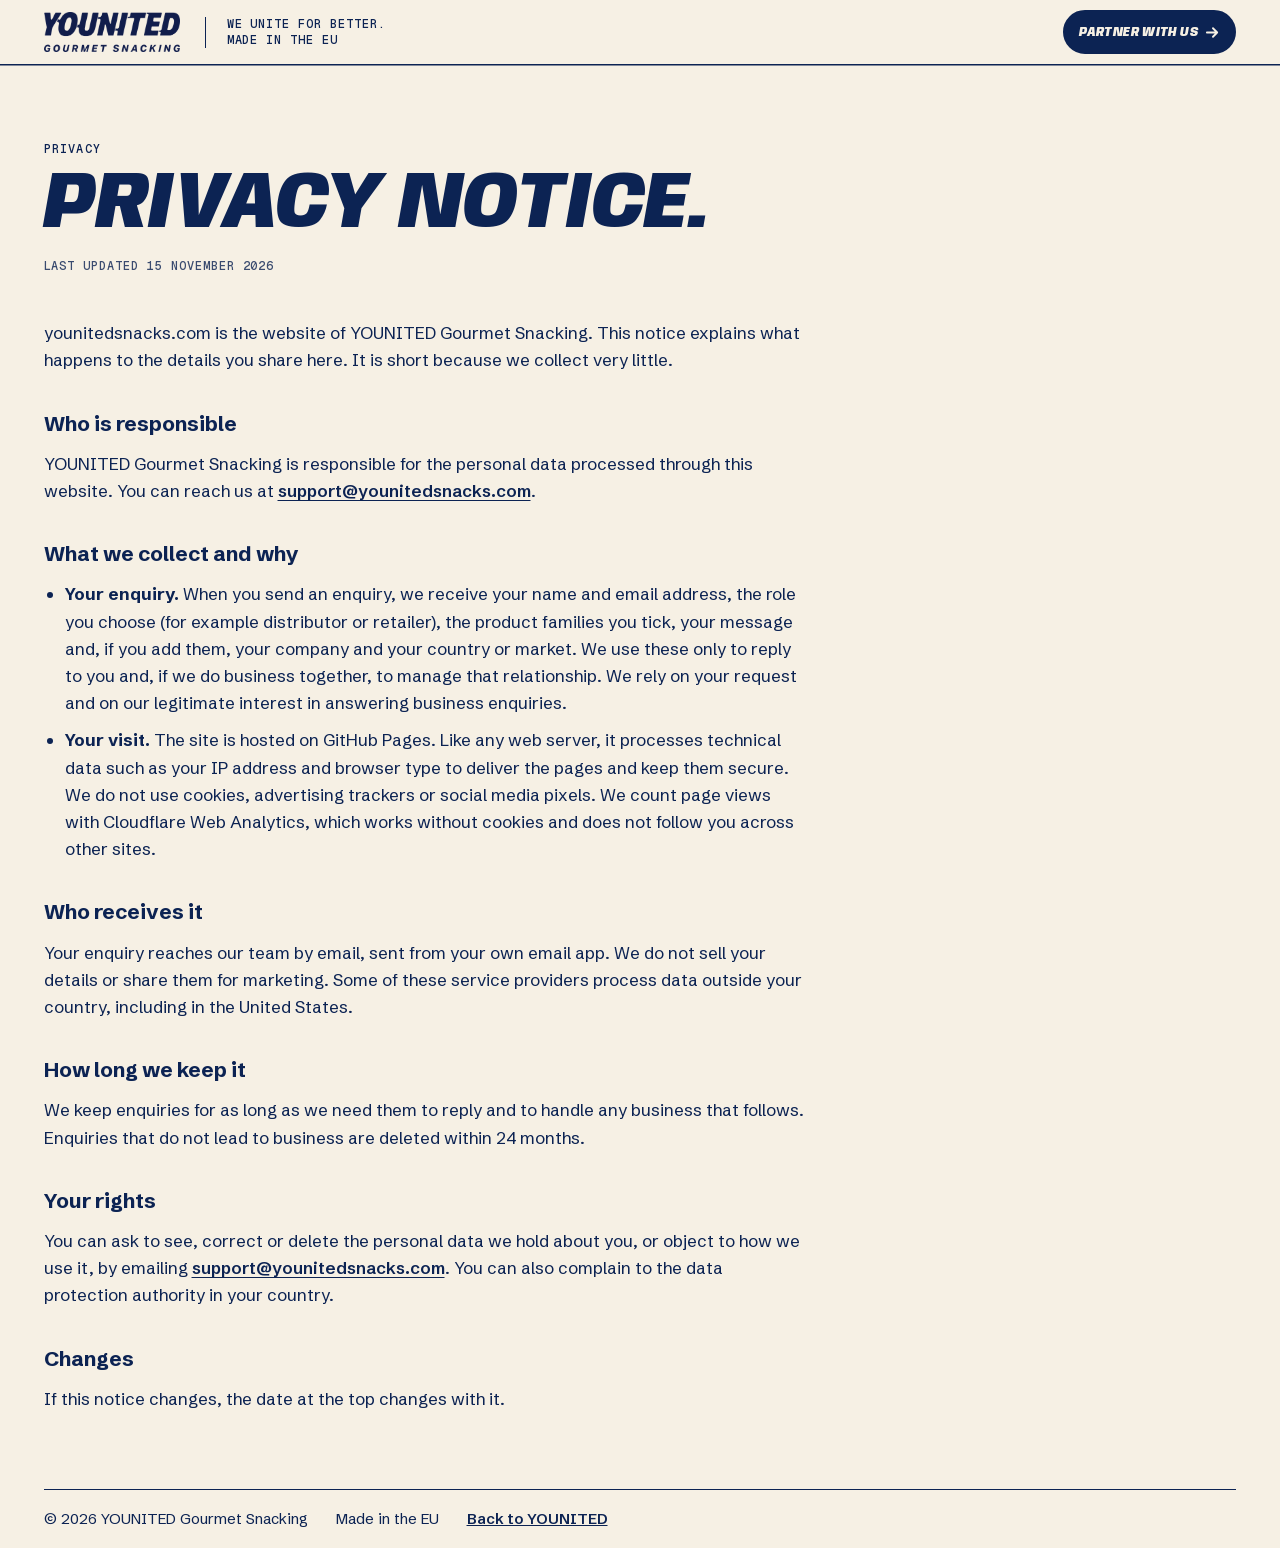
<file: privacy.html>
<!doctype html>
<html lang="en">
<head>
<meta charset="utf-8">
<meta name="viewport" content="width=device-width, initial-scale=1">
<meta http-equiv="Content-Security-Policy" content="default-src 'self'; img-src 'self' data:; font-src 'self'; style-src 'self'; script-src https://static.cloudflareinsights.com; connect-src https://cloudflareinsights.com; base-uri 'self'; object-src 'none'">
<meta name="referrer" content="strict-origin-when-cross-origin">
<title>Privacy notice — YOUNITED</title>
<meta name="description" content="How younitedsnacks.com handles the details you share in an enquiry.">
<link rel="canonical" href="https://younitedsnacks.com/privacy.html">
<meta name="theme-color" content="#f6f0e4">
<link rel="icon" href="/assets/favicon.png" type="image/png">
<link rel="apple-touch-icon" href="/assets/apple-touch-icon.png">
<link rel="preload" href="/fonts/anybody-italic-var.woff2" as="font" type="font/woff2" crossorigin>
<link rel="stylesheet" href="/styles.css?v=e6b32353">
</head>
<body>
<header class="masthead">
<div class="masthead__bar">
<a class="masthead__logo" href="/"><img src="/assets/brand/logo-navy-400.webp" srcset="/assets/brand/logo-navy-400.webp 400w, /assets/brand/logo-navy-600.webp 600w" sizes="(min-width: 821px) 136px, 104px" width="400" height="115" alt="YOUNITED Gourmet Snacking, home"></a>
<p class="masthead__note"><span>We unite for better.</span><span>Made in the EU</span></p>
<a class="btn btn--navy btn--sm masthead__cta" href="/#partner">Partner with us <svg class="ico" viewBox="0 0 16 16" aria-hidden="true" focusable="false"><path d="M2 8h11M8.5 3.5 13 8l-4.5 4.5" fill="none" stroke="currentColor" stroke-width="2" stroke-linecap="round" stroke-linejoin="round"/></svg></a>
</div>
</header>
<main class="legal">
<div class="legal__inner">
<p class="kicker">Privacy</p>
<h1 class="legal__title">Privacy notice.</h1>
<p class="legal__date">Last updated 15 November 2026</p>
<div class="legal__body">
<p>younitedsnacks.com is the website of YOUNITED Gourmet Snacking. This notice explains what happens to the details you share here. It is short because we collect very little.</p>

<h2>Who is responsible</h2>
<p>YOUNITED Gourmet Snacking is responsible for the personal data processed through this website. You can reach us at <a href="mailto:support@younitedsnacks.com">support@younitedsnacks.com</a>.</p>

<h2>What we collect and why</h2>
<ul>
<li><strong>Your enquiry.</strong> When you send an enquiry, we receive your name and email address, the role you choose (for example distributor or retailer), the product families you tick, your message and, if you add them, your company and your country or market. We use these only to reply to you and, if we do business together, to manage that relationship. We rely on your request and on our legitimate interest in answering business enquiries.</li>
<li><strong>Your visit.</strong> The site is hosted on GitHub Pages. Like any web server, it processes technical data such as your IP address and browser type to deliver the pages and keep them secure. We do not use cookies, advertising trackers or social media pixels. We count page views with Cloudflare Web Analytics, which works without cookies and does not follow you across other sites.</li>
</ul>

<h2>Who receives it</h2>
<p>Your enquiry reaches our team by email, sent from your own email app. We do not sell your details or share them for marketing. Some of these service providers process data outside your country, including in the United States.</p>

<h2>How long we keep it</h2>
<p>We keep enquiries for as long as we need them to reply and to handle any business that follows. Enquiries that do not lead to business are deleted within 24 months.</p>

<h2>Your rights</h2>
<p>You can ask to see, correct or delete the personal data we hold about you, or object to how we use it, by emailing <a href="mailto:support@younitedsnacks.com">support@younitedsnacks.com</a>. You can also complain to the data protection authority in your country.</p>

<h2>Changes</h2>
<p>If this notice changes, the date at the top changes with it.</p>
</div>
</div>
</main>
<footer class="legal__foot">
<span>© 2026 YOUNITED Gourmet Snacking</span>
<span>Made in the EU</span>
<a href="/">Back to YOUNITED</a>
</footer>
<!-- Cloudflare Web Analytics (cookieless) --><script type="module" src="https://static.cloudflareinsights.com/beacon.min.js" data-cf-beacon='{"token": "a39d3693594a4ccb858c75b96ed4aa1d"}'></script>
</body>
</html>
</file>
<file: styles.css>
/* YOUNITED Gourmet Snacking */
@font-face{font-family:"Anybody";src:url("fonts/anybody-italic-var.woff2") format("woff2");font-style:italic;font-weight:880;font-stretch:66% 92%;font-display:swap}@font-face{font-family:"Schibsted Grotesk";src:url("fonts/schibsted-grotesk-var.woff2") format("woff2");font-style:normal;font-weight:400 700;font-display:swap}@font-face{font-family:"Geist Mono";src:url("fonts/geist-mono-500.woff2") format("woff2");font-style:normal;font-weight:500;font-display:swap}@font-face{font-family:"Schibsted Fallback";src:local("Arial"),local("Helvetica"),local("Liberation Sans");size-adjust:104.7%;ascent-override:93%;descent-override:25%}@font-face{font-family:"Anybody Fallback";src:local("Arial Narrow Bold"),local("Roboto Condensed Bold"),local("Arial Bold");font-style:italic;size-adjust:92%;ascent-override:98%;descent-override:30%}@property --tint{syntax:"<color>";inherits:true;initial-value:#ffffff}:root{--a:#0c2353;--ah:#001166;--b:#f6f0e4;--ao:#efe6d2;--aa:#fffdf7;--v:#d5bf7e;--x:#ad2a2c;--n:#f4946b;--f:#bfd082;--ap:#e6a797;--bb:#d5cebc;--w:#512b22;--bc:#ad2a2c;--o:#f4946b;--ab:rgba(12,35,83,.22);--af:"Anybody","Anybody Fallback","Arial Narrow",sans-serif;--ay:"Schibsted Grotesk","Schibsted Fallback",Arial,sans-serif;--ai:"Geist Mono",ui-monospace,"SFMono-Regular",Menlo,monospace;--k:clamp(16px,3.4vw,48px);--ba:1600px;--d:min(100vw - 2 * var(--k),var(--ba));--y:64px;--av:52px;--r:4px;--c:cubic-bezier(.215,.61,.355,1);--aq:cubic-bezier(.65,0,.35,1);--e:linear(0,.006,.025 2.8%,.101 6.1%,.539 18.9%,.721 25.3%,.849 31.5%,.937 38.1%,.968 41.8%,.991 45.7%,1.006 50.1%,1.015 55%,1.017 63.9%,1.001 85.9%,1);--ar:url("data:image/svg+xml,%3Csvg xmlns='http://www.w3.org/2000/svg' viewBox='0 0 100 100'%3E%3Cpath d='M50 3.5A8.6 8.6 0 0 1 67.8 7A8.6 8.6 0 0 1 82.9 17.1A8.6 8.6 0 0 1 93 32.2A8.6 8.6 0 0 1 96.5 50A8.6 8.6 0 0 1 93 67.8A8.6 8.6 0 0 1 82.9 82.9A8.6 8.6 0 0 1 67.8 93A8.6 8.6 0 0 1 50 96.5A8.6 8.6 0 0 1 32.2 93A8.6 8.6 0 0 1 17.1 82.9A8.6 8.6 0 0 1 7 67.8A8.6 8.6 0 0 1 3.5 50A8.6 8.6 0 0 1 7 32.2A8.6 8.6 0 0 1 17.1 17.1A8.6 8.6 0 0 1 32.2 7A8.6 8.6 0 0 1 50 3.5Z'/%3E%3C/svg%3E");color-scheme:light}@media (max-width:820px){:root{--y:56px;--av:48px}body{font-size:17px}}*,*::before,*::after{box-sizing:border-box}html{-webkit-text-size-adjust:100%;text-size-adjust:100%;scroll-padding-top:var(--y)}@media (prefers-reduced-motion:no-preference){html{scroll-behavior:smooth}}body{margin:0;background:var(--b);color:var(--a);font-family:var(--ay);font-size:18px;line-height:1.5;-webkit-font-smoothing:antialiased;overflow-x:clip}img{display:block;max-width:100%;height:auto}a{color:inherit}p,h1,h2,h3,ul,ol,dl,dd,figure{margin:0}ul,ol{padding:0;list-style:none}h1,h2,h3{text-wrap:balance}p,li,dd,figcaption{text-wrap:pretty}button,input,textarea,select{font:inherit;color:inherit}[hidden]{display:none!important}:focus-visible{outline:3px solid var(--a);outline-offset:3px;border-radius:4px}.field--cereal:focus-visible,.family--cereal .family__field :focus-visible,.mf--cereal:focus-visible,.manifesto :focus-visible,.spotlight :focus-visible,.sheet :focus-visible,.sticky-cta.on-dark:focus-visible{outline-color:var(--b)}.skip-link{position:fixed;left:12px;top:10px;z-index:100;padding:12px 18px;border-radius:999px;background:var(--a);color:var(--b);font-weight:600;text-decoration:none;transform:translateY(-160%);transition:transform .2s var(--c)}.skip-link:focus{transform:none;outline-color:var(--a);outline-offset:3px}.ico{width:1em;height:1em;flex:none}.kicker,.hero__kicker,.masthead__note,.field__no,.field__count,.range__count span,.family__meta,.spec__line,.facts dt,.readout__head,.tags li,.ff__no,.print figcaption,.origin__label,.founder__role,.buyer__k,.sheet__notice-title,.ri__no,.mf__no{font-family:var(--ai);font-weight:500;font-size:12px;letter-spacing:.08em;text-transform:uppercase}.kicker,.hero__kicker{line-height:1.4;letter-spacing:.1em}.kicker--light{color:var(--b)}.hero__title,.range__title,.manifesto__title,.spotlight__title,.made__title,.partner__title,.family__title,.nf__title,.btn,.seal__a,.seal__b,.field__name,.pill,.spec__flavour,.facts dd,.ribbon__set span,.made__lead,.origin__value,.founder__name,.chip span,.tick span,.footer__motto,.sticky-cta,.ri__name,.mf__name,.ff__name{font-family:var(--af);font-style:italic;font-weight:880;text-transform:uppercase;font-synthesis:none}.hero__title,.range__title,.manifesto__title,.spotlight__title,.made__title,.partner__title,.family__title,.nf__title{font-stretch:72%;line-height:.88;letter-spacing:0}.ln{display:block}[data-fact]{text-transform:none}.btn{--ac:48px;display:inline-flex;align-items:center;justify-content:center;gap:.55em;min-height:var(--ac);padding:0 1.35em;border-radius:999px;font-weight:850;font-stretch:88%;font-size:15px;letter-spacing:.03em;text-transform:uppercase;text-decoration:none;line-height:1;border:2px solid var(--a);cursor:pointer;white-space:nowrap;transition:background-color .2s,color .2s,border-color .2s,transform .35s var(--e)}.btn .ico{width:15px;height:15px;transition:transform .35s var(--e)}.btn--sm{--ac:44px;font-size:13px;padding:0 1.1em}.btn--lg{--ac:54px;font-size:16px}.btn--wide{width:100%}.btn--navy{background:var(--a);color:var(--b)}.btn--outline{background:transparent;color:var(--a)}.btn--paper{background:var(--b);color:var(--a);border-color:var(--b)}.btn:active{transform:translateY(1px) scale(.98)}.btn[disabled]{opacity:.55;cursor:not-allowed}.link-cta{display:inline-flex;align-items:center;gap:.5em;min-height:44px;font-weight:600;font-size:16px;text-decoration:underline;text-decoration-thickness:2px;text-underline-offset:6px;text-decoration-color:color-mix(in srgb,currentColor 35%,transparent);transition:text-decoration-color .2s}.link-cta .ico{width:15px;height:15px;transition:transform .35s var(--e)}.link-cta--light{color:var(--b)}.masthead{position:sticky;top:0;z-index:50;background:var(--b);box-shadow:0 1.5px 0 var(--a)}.masthead__bar{height:var(--y);width:var(--d);margin-inline:auto;display:flex;align-items:center;gap:clamp(14px,2vw,32px)}.masthead__logo{display:block;flex:none;border-radius:4px}.masthead__logo img{width:136px;height:auto}.masthead__note{display:flex;flex-direction:column;gap:1px;padding-left:clamp(14px,1.6vw,24px);border-left:1.5px solid var(--a);line-height:1.25}.masthead__nav,.masthead__note+.masthead__cta{margin-left:auto}.nav-links{display:flex;align-items:center;gap:clamp(4px,1vw,14px)}.nav-links a:not(.btn,.mf){display:inline-flex;align-items:center;min-height:44px;padding:0 10px;font-weight:600;font-size:15px;text-decoration:none;border-radius:8px;background-image:linear-gradient(currentColor,currentColor);background-size:0 2px;background-repeat:no-repeat;background-position:10px calc(100% - 9px);transition:background-size .3s var(--c)}.nav-links__cta,.nav-links__fams,.masthead__note--menu{display:none}.burger{display:none}@media (max-width:1099px){.masthead__bar>.masthead__note{display:none}}@media (max-width:820px){.masthead__logo img{width:104px}.masthead__cta{margin-left:auto;transition:opacity .25s var(--c),transform .35s var(--e),visibility 0s}.js .masthead.is-past .masthead__cta,.js .masthead.is-open .masthead__cta{opacity:0;visibility:hidden;transform:translateY(-6px) scale(.96);pointer-events:none;transition:opacity .2s var(--c),transform .3s var(--c),visibility 0s .3s}.js .burger{display:inline-flex;align-items:center;gap:8px;height:44px;min-width:44px;padding:0 10px;border:0;background:none;border-radius:10px;cursor:pointer;font-weight:600;font-size:15px}.burger__lines{position:relative;width:22px;height:12px}.burger__lines::before,.burger__lines::after{content:"";position:absolute;left:0;right:0;height:2.5px;border-radius:2px;background:currentColor;transition:transform .3s var(--c),top .3s var(--c)}.burger__lines::before{top:0}.burger__lines::after{top:9.5px}.burger[aria-expanded="true"] .burger__lines::before{top:4.75px;transform:rotate(45deg)}.burger[aria-expanded="true"] .burger__lines::after{top:4.75px;transform:rotate(-45deg)}.burger__text{position:absolute;width:1px;height:1px;overflow:hidden;clip:rect(0 0 0 0)}.js .masthead__nav{position:fixed;inset:var(--y) 0 auto 0;height:calc(100dvh - var(--y));background:var(--b);border-top:1.5px solid var(--a);padding:12px var(--k) 28px;display:flex;flex-direction:column;gap:24px;overflow-y:auto;visibility:hidden;opacity:0;transform:translateY(-8px);transition:opacity .25s var(--c),transform .3s var(--c),visibility 0s .3s}.js .masthead.is-open .masthead__nav{visibility:visible;opacity:1;transform:none;transition-delay:0s}.js .nav-links{flex-direction:column;align-items:stretch;gap:0}.js .nav-links>li{width:100%}.js .nav-links a:not(.btn,.mf){display:flex;width:100%;min-height:68px;padding:0 2px;justify-content:space-between;border-bottom:1.5px solid var(--ab);border-radius:0;background:none;font-family:var(--af);font-style:italic;font-weight:880;font-stretch:74%;font-size:clamp(34px,10.5vw,46px);line-height:1;text-transform:uppercase}.js .nav-links__fams{display:block;margin-top:22px}.js .menu-families{display:grid;grid-template-columns:1fr 1fr;gap:8px}.mf{--h:var(--v);display:grid;align-content:space-between;gap:14px;min-height:86px;padding:12px 14px 13px;border-radius:14px;background:var(--h);color:var(--a);text-decoration:none;box-shadow:inset 0 0 0 1.5px rgba(12,35,83,.18)}.mf--cereal{--h:var(--x);color:var(--b)}.mf--puffs{--h:var(--n)}.mf--spreads{--h:var(--f)}.mf__name{font-stretch:80%;font-size:21px;line-height:.95}.js .nav-links__cta{display:block;margin-top:16px}.js .nav-links__cta .btn{width:100%;--ac:56px;font-size:17px}.js .masthead__note--menu{display:flex;border-left:0;padding-left:0;margin-top:auto}html:not(.js) .masthead{position:relative}html:not(.js) .masthead__bar{flex-wrap:wrap;height:auto;padding:8px 0}html:not(.js) .masthead__nav{order:3;width:100%;margin:0}html:not(.js) .nav-links{flex-wrap:wrap}body.menu-open{overflow:hidden}}@media (max-width:360px){.masthead__bar{gap:8px}.masthead__logo img{width:86px}.masthead__cta{font-size:12px;font-stretch:74%;padding:0 .8em;gap:.35em}.js .burger{padding:0;justify-content:center}}.hero{display:flex;flex-direction:column;position:relative;min-height:clamp(640px,calc(100svh - var(--y)),1100px)}.hero__band{width:var(--d);margin-inline:auto;display:grid;grid-template-columns:minmax(0,1.62fr) minmax(300px,1fr);column-gap:clamp(24px,4vw,72px);grid-template-areas:"kick seal" "title seal" "title aside";grid-template-rows:auto 1fr auto;padding-block:clamp(22px,3.4vh,40px) clamp(24px,3.8vh,44px);position:relative}.hero__kicker{grid-area:kick;align-self:end;margin-bottom:clamp(10px,1.6vh,18px)}.hero__title{grid-area:title;align-self:end;--aw:min(calc(var(--d) * .605/6.62),136px);font-size:var(--aw);white-space:nowrap}.hero__aside{grid-area:aside;align-self:end;display:grid;gap:clamp(16px,2.4vh,26px);padding-bottom:.1em;max-width:520px}.hero__sub{font-size:clamp(17px,1.32vw,21px);line-height:1.45;max-width:19em}.doors{display:flex;flex-wrap:wrap;gap:10px}.seal{grid-area:seal;justify-self:end;align-self:start;position:relative;z-index:2;width:clamp(120px,9.8vw,152px);aspect-ratio:1;margin-bottom:16px;display:grid;place-content:center;justify-items:center;text-align:center;gap:2px;color:var(--a);rotate:-8deg;filter:drop-shadow(0 6px 10px rgba(12,35,83,.16))}.seal::before{content:"";position:absolute;inset:0;z-index:-1;background:var(--aa);mask:var(--ar) center/100% 100% no-repeat}.seal span{display:block}.seal__a,.seal__b{font-stretch:84%;line-height:.92;font-size:clamp(15px,1.25vw,19px)}.seal__a{max-width:5.6em;text-wrap:balance}.seal__b{color:var(--x)}.seal__c{font-size:12px;line-height:1.2;margin-top:4px;font-weight:500;max-width:9.5ch;text-wrap:balance}.hero__fields{flex:1 1 auto;display:flex;position:relative;min-height:clamp(300px,40vh,640px);overflow-x:clip}.fields{flex:1;display:flex;border-bottom:var(--r) solid var(--a);position:relative}.fields__item{flex:1 1 0;min-width:0;display:flex;transition:flex-grow .6s var(--c)}.field{--h:var(--v);position:relative;flex:1;display:block;overflow:clip;text-decoration:none;color:var(--a);--as:8%;--aj:.16;background:linear-gradient(104deg,transparent 22%,rgba(255,255,255,var(--aj)) 40%,transparent 58%),linear-gradient(180deg,color-mix(in srgb,var(--h),#fff var(--as)) 0%,var(--h) 46%,color-mix(in srgb,var(--h),#000 6%) 100%);container-type:size;outline-offset:-6px}.field--cereal{--h:var(--x);--as:0%;--aj:.07;color:var(--b)}.field--puffs{--h:var(--n)}.field--spreads{--h:var(--f)}.field__label{position:absolute;left:clamp(14px,1.6vw,26px);top:clamp(14px,1.8vh,24px);display:grid;gap:2px;z-index:4}.field__no{letter-spacing:.1em}.field__name{font-stretch:80%;font-size:clamp(18px,1.7vw,26px);line-height:.95}.field__count{position:absolute;right:clamp(14px,1.6vw,26px);top:clamp(14px,1.8vh,24px);z-index:4;display:inline-flex;align-items:center;gap:6px}.field__count .ico{width:13px;height:13px;transition:transform .35s var(--e)}.field__packs{position:absolute;inset:0}.fp{position:absolute;left:50%;bottom:0;display:block;transform-origin:50% 100%;transform:translateX(-50%) translateX(var(--l,0px)) translateY(var(--q,0%)) rotate(var(--g,0deg)) scale(var(--i,1))}.fp img{width:100%;height:auto;filter:drop-shadow(0 18px 22px rgba(12,35,83,.22)) drop-shadow(0 3px 5px rgba(12,35,83,.18))}.fp--0{z-index:3}.fp--1{z-index:2}.fp--2,.fp--3{z-index:1}.fp--1 img,.fp--2 img,.fp--3 img{filter:drop-shadow(0 10px 14px rgba(12,35,83,.16))}.field--bars .fp{width:min(134cqw,112cqh,810px)}.field--bars .fp--0{--l:4cqw;--q:44%;--g:2deg}.field--bars .fp--1{--l:-8cqw;--q:-6%;--g:-3.5deg;--i:.97}.field--bars .fp--2{--l:7cqw;--q:-50%;--g:2.5deg;--i:.94}.field--cereal .fp--0{width:min(86cqw,68cqh);--l:13%;--q:3%}.field--cereal .fp--1,.field--cereal .fp--2{width:min(56cqw,45cqh)}.field--cereal .fp--1{--l:calc(-29cqw + 13%)}.field--cereal .fp--2{--l:calc(29cqw + 13%)}.field--puffs .fp--0{width:min(78cqw,60cqh);--q:11%}.field--puffs .fp--1,.field--puffs .fp--2,.field--puffs .fp--3{width:min(50cqw,39cqh);--q:3%}.field--puffs .fp--1{--l:-31cqw;--g:-6deg}.field--puffs .fp--2{--l:31cqw;--g:6deg}.field--puffs .fp--3{--l:12cqw;--g:3deg;--i:1.18;--q:0%;z-index:0}.field--spreads .fp--0{width:min(54cqw,42cqh);--q:9%}.field--spreads .fp--1,.field--spreads .fp--2{width:min(44cqw,34cqh);--q:5%}.field--spreads .fp--1{--l:-21cqw;--g:-13deg}.field--spreads .fp--2{--l:21cqw;--g:13deg}.fp{transition:transform .6s var(--e)}.fp img{transition:translate .5s var(--e)}@media (hover:hover) and (min-width:821px){.fields__item:hover,.fields__item:has(:focus-visible){flex-grow:1.36}.field:hover .fp--0 img,.field:focus-visible .fp--0 img{translate:0 -12px}.field:hover .field__count .ico,.field:focus-visible .field__count .ico{transform:translateY(3px)}}.sheen{position:absolute;inset:0;pointer-events:none;z-index:3;mask:var(--m) center/100% 100% no-repeat;background:linear-gradient(104deg,transparent 34%,rgba(255,255,255,.92) 48%,rgba(255,255,255,0) 61%) 120% 0/300% 100% no-repeat;mix-blend-mode:overlay;opacity:0}.js .is-sheening>.sheen{opacity:1;background-position:-20% 0;transition:background-position 1.05s var(--aq),opacity .2s}@media (prefers-reduced-motion:no-preference){.fields__item{animation:unite-col 1s var(--c) both}.fields__item:nth-child(1){--al:-18px}.fields__item:nth-child(2){--al:-6px}.fields__item:nth-child(3){--al:6px}.fields__item:nth-child(4){--al:18px}.field{animation:unite-gap .9s var(--c) .12s both}.field__packs{animation:slot-in .95s var(--e) both}.fields__item:nth-child(1) .field__packs{animation-delay:.5s}.fields__item:nth-child(2) .field__packs{animation-delay:.57s}.fields__item:nth-child(3) .field__packs{animation-delay:.64s}.fields__item:nth-child(4) .field__packs{animation-delay:.71s}.field__label,.field__count{animation:fade-up .6s var(--c) .8s both}.seal{animation:seal-in .8s var(--e) 1s both}}@keyframes unite-col{from{transform:translateX(var(--al))}to{transform:none}}@keyframes unite-gap{from{clip-path:inset(7% 9px 0 9px round 22px 22px 0 0)}to{clip-path:inset(0 0 0 0 round 0)}}@keyframes slot-in{from{transform:translateY(42%)}to{transform:none}}@keyframes fade-up{from{opacity:0;transform:translateY(6px)}to{opacity:1;transform:none}}@keyframes seal-in{from{opacity:0;transform:scale(.6) rotate(-20deg)}to{opacity:1;transform:none}}.range{padding-top:clamp(56px,6vw,96px)}.range__head{width:var(--d);margin-inline:auto;display:grid;grid-template-columns:minmax(0,1.4fr) minmax(0,1fr);column-gap:clamp(24px,4vw,72px);row-gap:16px;align-items:end;padding-bottom:clamp(24px,2.6vw,40px)}.range__title{font-size:clamp(46px,6.4vw,108px);grid-row:span 2}.range__sub{font-size:clamp(19px,1.6vw,24px);line-height:1.35;max-width:24ch;font-weight:500}.range__count{display:flex;flex-wrap:wrap;gap:6px}.range__count span{padding:7px 12px 6px;border-radius:8px;background:color-mix(in srgb,var(--a) 9%,var(--b))}.range-index{position:sticky;top:var(--y);z-index:30;background:var(--b);box-shadow:0 1.5px 0 var(--a)}.range-index__list{width:min(100vw,1680px);margin-inline:auto;height:var(--av);display:grid;grid-template-columns:repeat(4,minmax(0,1fr))}.ri{position:relative;display:flex;align-items:center;gap:10px;height:100%;padding:0 clamp(14px,2vw,28px);text-decoration:none;color:var(--a);outline-offset:-4px}li+li>.ri{box-shadow:inset 1.5px 0 0 var(--ab)}.ri__sw{--h:var(--v);width:16px;height:16px;flex:none;border-radius:5px;background:var(--h);box-shadow:inset 0 0 0 1.5px var(--a);transition:transform .35s var(--e)}.ri--cereal .ri__sw{--h:var(--x)}.ri--puffs .ri__sw{--h:var(--n)}.ri--spreads .ri__sw{--h:var(--f)}.ri__name{font-stretch:80%;font-size:17px;line-height:1;white-space:nowrap}.ri__bar{position:absolute;left:0;right:0;bottom:0;height:4px;background:var(--a);transform:scaleX(var(--p,0));transform-origin:0 50%}.ri[aria-current="true"] .ri__sw{transform:scale(1.25) rotate(-8deg)}html:not(.js) .range-index{position:static}.shelf-unit{border-top:var(--r) solid var(--a);border-bottom:var(--r) solid var(--a)}.family{--h:var(--v);--tint:#e7d6a2;--at:color-mix(in oklab,var(--tint) 38%,var(--b));--au:minmax(0,1fr) minmax(0,3.2fr) minmax(0,1fr);--am:clamp(16px,2.4vw,40px);--s:calc((var(--d) - 2 * var(--am)) * 3.2/5.2);--t:calc(var(--s) * .12);--u:calc(var(--s) * .1);display:grid;background:var(--at);min-width:0;scroll-margin-top:var(--av);transition:--tint .6s var(--c)}.family+.family{border-top:var(--r) solid var(--a)}.family--cereal{--h:var(--x);--tint:#e0544a;--at:color-mix(in oklab,var(--tint) 24%,var(--b))}.family--puffs{--h:var(--n);--tint:#f8ad8a}.family--spreads{--h:var(--f);--tint:#d0dd9b}.family--bars{--t:calc(var(--s) * .09);--u:calc(var(--s) * .04)}.family--cereal{--t:calc(var(--s) * .15);--u:calc(var(--s) * .15)}.family--puffs{--t:calc(var(--s) * .125);--u:calc(var(--s) * .02)}.family--spreads{--t:calc(var(--s) * .15);--u:calc(var(--s) * .13)}.family__field{position:relative;isolation:isolate;background:var(--h);color:var(--a);padding-top:clamp(26px,3.2vw,56px);clip-path:inset(0 0 -48px 0);overflow-x:clip}.family--bars .family__field{clip-path:inset(0)}.family--cereal .family__field{color:var(--b)}.family__field::before{content:"";position:absolute;inset:0;z-index:-1;pointer-events:none;background:radial-gradient(36% 70% at 50% 100%,var(--tint) 0%,color-mix(in srgb,var(--tint) 60%,transparent) 46%,transparent 78%)}.family__head,.family__compose{width:var(--d);margin-inline:auto}.family__head{display:grid;grid-template-columns:minmax(0,1fr) minmax(0,23em);column-gap:var(--am);align-items:end}.family__meta{grid-column:1/-1;display:flex;gap:14px;align-items:baseline;letter-spacing:.1em}.family__meta span:last-child{margin-left:auto}.family__title{font-size:clamp(38px,5.2vw,92px);margin-top:clamp(10px,1.1vw,18px)}.family__desc{font-size:clamp(16px,1.2vw,19px);line-height:1.45;padding-bottom:.15em}.family__compose{position:relative;margin-top:clamp(18px,2.6vw,48px);display:grid;grid-template-columns:var(--au);column-gap:var(--am);grid-template-areas:"l stage r";align-items:center}.readout{position:relative;z-index:5;min-width:0;padding-bottom:clamp(12px,2vw,32px)}.readout--l{grid-area:l}.readout--r{grid-area:r}.readout__head{margin-bottom:clamp(8px,.9vw,14px)}.facts{display:grid;gap:clamp(18px,2.4vw,40px)}.facts__cell{display:flex;flex-direction:column-reverse;gap:clamp(6px,.6vw,10px);min-width:0}.facts dd{--ag:clamp(40px,4.7vw,84px);display:flex;align-items:center;gap:clamp(10px,1vw,16px);margin-inline-end:calc(-1 * var(--t));font-stretch:74%;font-size:var(--ag);line-height:.86;font-variant-numeric:tabular-nums;white-space:nowrap}.facts--lead dd{--ag:clamp(64px,8.6vw,156px)}.facts__v{padding-right:.06em}.facts__pre{display:block;font-size:max(12px,.26em);line-height:1;margin-bottom:.14em;font-stretch:80%;letter-spacing:.02em}.lead{position:relative;flex:1 1 auto;min-width:24px;height:11px}.lead::before{content:"";position:absolute;left:0;right:6px;top:5px;height:1px;background:currentColor}.lead::after{content:"";position:absolute;right:0;top:1px;width:9px;height:9px;border-radius:50%;background:var(--a);box-shadow:0 0 0 2px var(--b),0 1px 4px 2px rgba(12,35,83,.28)}.readout--r dd{flex-direction:row-reverse;margin-inline:calc(-1 * var(--u)) 0}.readout--r .lead::before{left:6px;right:0}.readout--r .lead::after{right:auto;left:0}.lead.is-fit{flex:none;width:var(--len);transform-origin:0 50%;rotate:var(--ang);transition:width .5s var(--c),rotate .5s var(--c)}.readout--r .lead.is-fit{transform-origin:100% 50%}.cp{position:absolute;width:0;height:0;visibility:hidden;pointer-events:none}.readout--r .facts dt{text-align:right}.stage{grid-area:stage;align-self:end;justify-self:stretch;position:relative;z-index:1;aspect-ratio:100/44;container-type:inline-size;content-visibility:auto;contain-intrinsic-size:auto 300px;overflow-clip-margin:48px;min-height:0}.pack{position:absolute;left:0;bottom:0;width:var(--z,30cqw);transform-origin:50% 100%;transform:translate(var(--j,0px,0px)) rotate(var(--g,0deg)) scale(var(--i,1));transition:transform .7s var(--e),filter .4s}.pack img{width:100%;height:auto;filter:drop-shadow(0 16px 20px rgba(12,35,83,.24)) drop-shadow(0 3px 4px rgba(12,35,83,.2))}.pack[data-slot="0"]{z-index:4}.pack[data-slot="1"]{z-index:3}.pack[data-slot="2"]{z-index:2}.pack[data-slot="3"]{z-index:1}.pack:not([data-slot="0"]) img{filter:drop-shadow(0 10px 14px rgba(12,35,83,.2)) saturate(.94)}.stage--bars{aspect-ratio:100/28}.stage--bars .pack{--z:66cqw;transform:translate(var(--ad),var(--ae)) rotate(var(--g,0deg)) scale(var(--i,1))}.stage--bars [data-slot="0"]{--ad:38cqw;--ae:-10%;--g:2.5deg;--i:.94;z-index:3}.stage--bars [data-slot="1"]{--ad:8cqw;--ae:44%;--g:-1deg;z-index:4}.stage--bars [data-slot="2"]{--ad:0cqw;--ae:-12%;--g:-3deg;--i:.9;z-index:2}.stage--cereal{aspect-ratio:100/40}.stage--cereal .pack{--z:44cqw}.stage--cereal [data-slot="0"]{--j:33cqw,3%}.stage--cereal [data-slot="1"]{--j:2cqw,0;--i:.74}.stage--cereal [data-slot="2"]{--j:64cqw,0;--i:.74}.stage--puffs{aspect-ratio:100/46}.stage--puffs .pack{--z:34cqw}.stage--puffs [data-slot="0"]{--j:33cqw,4%;--g:-2deg}.stage--puffs [data-slot="1"]{--j:5cqw,0;--g:-7deg;--i:.72}.stage--puffs [data-slot="2"]{--j:59cqw,0;--g:6deg;--i:.72}.stage--puffs [data-slot="3"]{--j:74cqw,0;--g:9deg;--i:.64}.stage--spreads{aspect-ratio:100/44}.stage--spreads .pack{--z:23cqw}.stage--spreads [data-slot="0"]{--j:38.5cqw,5%}.stage--spreads [data-slot="1"]{--j:13cqw,0;--g:-13deg;--i:.92}.stage--spreads [data-slot="2"]{--j:64cqw,0;--g:13deg;--i:.92}.family__label{border-top:var(--r) solid var(--a);padding:clamp(20px,2vw,30px) calc((100% - var(--d))/2) clamp(26px,2.8vw,40px);display:grid;grid-template-columns:var(--au);column-gap:var(--am);row-gap:16px;grid-template-areas:"note pick cta";align-items:start;color:var(--a)}.family__pick{grid-area:pick;display:grid;justify-items:center;text-align:center;gap:14px;min-width:0}.flavours{display:flex;flex-wrap:wrap;justify-content:center;gap:8px}.pill{display:inline-flex;align-items:center;min-height:44px;padding:0 14px;border:2px solid var(--a);border-radius:999px;font-weight:850;font-stretch:84%;font-size:13px;letter-spacing:.03em;text-transform:uppercase;line-height:1.05;text-align:left;background:transparent;color:var(--a)}.pill[aria-pressed="true"]{background:var(--a);color:var(--b)}button.pill{cursor:pointer;transition:background-color .2s,color .2s,transform .35s var(--e)}button.pill:active{transform:scale(.97)}html:not(.js) .pill{min-height:0;padding:0;border:0;border-radius:0;font-size:15px}html:not(.js) .flavours{gap:4px 0}html:not(.js) .flavours .pill+.pill::before{content:"·";margin:0 .5em}.spec{display:flex;flex-wrap:wrap;justify-content:center;align-items:baseline;column-gap:12px;row-gap:6px;line-height:1.5}.spec__flavour{flex:1 0 100%;font-stretch:80%;font-size:clamp(24px,2.2vw,36px);letter-spacing:.005em;line-height:1;text-wrap:balance}.spec__sep{position:absolute;width:1px;height:1px;overflow:hidden;clip:rect(0 0 0 0);white-space:nowrap}.fn{display:inline-grid;place-items:center;min-width:24px;min-height:24px;margin:-8px -9px -8px -6px;font-family:var(--ai);font-size:12px;font-style:normal;line-height:1;letter-spacing:0;vertical-align:.55em;text-decoration:underline;text-underline-offset:2px;border-radius:6px}.fn-sup{font-size:12px;margin-left:.1em;position:relative;top:-.5em;letter-spacing:0;line-height:0}.footnote{grid-area:note;font-size:13px;line-height:1.5;max-width:34ch;padding-top:4px}.fn-mark{font-family:var(--ai);font-size:12px;vertical-align:.35em;margin-right:4px}.family__cta{grid-area:cta;justify-self:end;text-align:right;text-wrap:balance}@media (min-width:1000px) and (max-width:1365px){.family__label{grid-template-columns:minmax(0,1fr) auto;grid-template-areas:"pick pick" "note cta";row-gap:22px}.footnote{max-width:64ch}.family__cta{text-wrap:nowrap;align-self:end}}.pack.is-arriving img{animation:pop .6s var(--e)}@keyframes pop{0%{translate:0 0}40%{translate:0 -10px}100%{translate:0 0}}@media (prefers-reduced-motion:no-preference){.js .stage .pack img{transition:translate .9s var(--e),opacity .5s var(--c)}.js .stage:not(.is-in) .pack img{translate:0 60%;opacity:0}.js .stage.is-in .pack[data-i="1"] img{transition-delay:.07s}.js .stage.is-in .pack[data-i="2"] img{transition-delay:.14s}.js .stage.is-in .pack[data-i="3"] img{transition-delay:.21s}.js .readout .facts__v,.js .readout dt,.js .readout__head{transition:opacity .6s var(--c) .25s,translate .9s var(--e) .25s}.js .readout--r .facts__cell+.facts__cell :is(.facts__v,dt){transition-delay:.35s}.js .family:not(.is-in) .readout :is(.facts__v,dt,.readout__head){opacity:0;translate:-18px 0}.js .family:not(.is-in) .readout--r :is(.facts__v,dt){translate:18px 0}.js .readout .lead::before{transform-origin:0 50%;transition:scale .55s var(--c) .9s}.js .readout--r .lead::before{transform-origin:100% 50%}.js .readout .lead::after{transition:scale .5s var(--e) 1.35s,opacity .2s linear 1.35s}.js .readout--r .facts__cell+.facts__cell .lead::before{transition-delay:1s}.js .readout--r .facts__cell+.facts__cell .lead::after{transition-delay:1.45s}.js .family:not(.is-in) .readout .lead::before{scale:0 1}.js .family:not(.is-in) .readout .lead::after{scale:0;opacity:0}}.ribbon{background:var(--b);border-bottom:var(--r) solid var(--a);overflow:hidden;padding-block:18px}.ribbon__track{display:flex;width:max-content;margin-inline:auto}.ribbon__set{display:flex;flex:none}.ribbon__set span{display:inline-flex;align-items:center;gap:28px;padding-right:28px;font-stretch:80%;font-size:clamp(20px,2.1vw,32px);text-transform:uppercase;white-space:nowrap;line-height:1.1}.ribbon__set span::after{content:"";width:.55em;height:.55em;border-radius:50%;background:var(--a);flex:none;box-shadow:inset 0 0 0 .14em var(--a),inset 0 0 0 .3em var(--b)}html:not(.js) .ribbon__track,.ribbon:not(.is-moving) .ribbon__track{flex-wrap:wrap;justify-content:center;width:auto;padding-inline:var(--k)}html:not(.js) .ribbon__set,.ribbon:not(.is-moving) .ribbon__set{flex-wrap:wrap;justify-content:center;flex-shrink:1;row-gap:6px}@media (prefers-reduced-motion:no-preference){.ribbon.is-moving .ribbon__track{animation:marquee 38s linear infinite;margin-inline:0}.ribbon.is-moving:hover .ribbon__track,.ribbon.is-moving:focus-within .ribbon__track{animation-play-state:paused}}@keyframes marquee{to{transform:translateX(-50%)}}.manifesto{background:var(--ah);color:var(--b)}.manifesto__inner{width:var(--d);margin-inline:auto;padding-block:clamp(72px,9vw,140px);display:grid;grid-template-columns:repeat(12,minmax(0,1fr));column-gap:clamp(16px,2vw,32px)}.manifesto .kicker{grid-column:1/-1;margin-bottom:clamp(18px,2vw,30px)}.manifesto__title{grid-column:1/-1;font-size:min(calc(var(--d)/8.75),140px);line-height:.86}.manifesto__title .ln--accent{color:var(--f)}.manifesto__body{grid-column:7/-1;display:grid;grid-template-columns:1fr 1fr;column-gap:clamp(16px,2vw,32px);row-gap:14px;margin-top:clamp(32px,4vw,56px);font-size:clamp(17px,1.25vw,19px)}.manifesto__body p{max-width:30ch}.manifesto__body .link-cta{grid-column:1/-1;justify-self:start;margin-top:4px}@media (prefers-reduced-motion:no-preference){.js .manifesto__title .ln{clip-path:inset(-.2em -.4em -.24em -.4em)}.js .manifesto__title .ln>span{display:inline-block;transition:transform 1s var(--c),opacity .6s}.js .manifesto:not(.is-in) .manifesto__title .ln>span{transform:translateY(100%);opacity:0}.js .manifesto__title .ln:nth-child(2)>span{transition-delay:.09s}.js .manifesto__title .ln:nth-child(3)>span{transition-delay:.3s}.js .manifesto.is-done .manifesto__title .ln{clip-path:none}}.spotlight{background:var(--w);color:var(--b);overflow:hidden;position:relative}.spotlight::before{content:"";position:absolute;inset:0;pointer-events:none;background:radial-gradient(48% 70% at 74% 46%,rgba(230,167,151,.2),transparent 70%)}.spotlight__inner{--ax:min(calc(var(--d) * .64/8.1),116px);position:relative;width:var(--d);margin-inline:auto;padding-block:clamp(72px,8.5vw,132px);display:grid;grid-template-columns:repeat(12,minmax(0,1fr));column-gap:clamp(16px,2vw,32px);grid-template-rows:auto auto}.spotlight__copy{grid-column:1/-1;grid-row:1;position:relative;z-index:1;align-self:end}.spotlight__kicker{display:flex;flex-wrap:wrap;align-items:center;gap:6px 12px;margin-bottom:clamp(18px,2vw,28px)}.spotlight__dot{width:6px;height:6px;border-radius:50%;background:var(--ap)}.spotlight__title{font-size:var(--ax);line-height:.86;white-space:nowrap}.spotlight__title .ln--accent{color:var(--ap)}.spotlight__pack{position:absolute;z-index:2;width:clamp(300px,29vw,460px);left:calc(var(--ax) * 7.02);top:50%;translate:0 -54%}.spotlight__tilt{display:block;transform:rotate(7deg);transform-origin:50% 60%;position:relative}.spotlight__pack img{width:100%;filter:drop-shadow(5px 0 0 var(--w)) drop-shadow(-5px 0 0 var(--w)) drop-shadow(0 5px 0 var(--w)) drop-shadow(0 -5px 0 var(--w)) drop-shadow(0 34px 40px rgba(0,0,0,.42)) drop-shadow(0 6px 10px rgba(0,0,0,.3))}.spotlight__foot{grid-column:1/span 6;grid-row:2;display:grid;gap:22px;justify-items:start;margin-top:clamp(28px,3vw,44px);max-width:540px;position:relative;z-index:3}.spotlight__text{font-size:clamp(17px,1.3vw,20px);max-width:36ch}.tags{display:flex;flex-wrap:wrap;gap:6px}.tags li{padding:8px 12px 7px;border-radius:8px;background:rgba(246,240,228,.12)}.spotlight__note{font-size:13px;margin-top:-12px}@media (prefers-reduced-motion:no-preference){.js .spotlight__tilt{transition:transform 1.2s var(--e)}.js .spotlight:not(.is-in) .spotlight__tilt{transform:rotate(18deg) translateY(14%)}}.made{padding-block:clamp(80px,10vw,150px)}.made__grid{width:var(--d);margin-inline:auto;display:grid;grid-template-columns:repeat(12,minmax(0,1fr));column-gap:clamp(16px,2vw,32px);align-items:start}.print{grid-column:1/span 5;position:sticky;top:calc(var(--y) + 32px)}.print__mat{background:var(--aa);padding:clamp(12px,1.2vw,18px);box-shadow:0 1px 0 rgba(12,35,83,.06),0 24px 48px -18px rgba(12,35,83,.28),0 6px 14px -6px rgba(12,35,83,.14);max-width:540px}.print__mat img{width:100%;aspect-ratio:4/4.6;object-fit:cover;object-position:50% 46%}.print figcaption{margin-top:14px}.made__copy{grid-column:7/-1;display:grid;gap:18px;padding-top:clamp(0px,2vw,32px)}.made__title{font-size:clamp(42px,5.6vw,96px);margin-top:6px}.made__lead{font-weight:850;font-stretch:90%;font-size:clamp(19px,1.6vw,24px);line-height:1.1;margin-top:10px;text-wrap:balance}.made__copy>p:not([class]){max-width:46ch}.origin{display:flex;flex-wrap:wrap;gap:12px;margin-top:10px}.origin li{display:grid;gap:2px;padding:14px 30px 16px 26px;border-radius:999px;background:var(--a);color:var(--b)}.origin__label{color:#cccbca}.origin__value{font-stretch:80%;font-size:clamp(24px,2.2vw,34px);line-height:1}.founder{display:grid;grid-template-columns:auto minmax(0,1fr);gap:clamp(18px,2vw,28px);align-items:start;margin-top:clamp(28px,4vw,56px);padding-top:clamp(24px,3vw,40px);border-top:1.5px solid var(--a)}.founder__photo{width:128px;height:128px;border-radius:50%;object-fit:cover;box-shadow:0 0 0 5px var(--b),0 0 0 9px var(--a);margin:9px}.founder__copy{display:grid;gap:8px;max-width:46ch}.founder__name{font-stretch:76%;font-size:clamp(30px,2.8vw,44px);line-height:.95}.founder .link-cta{justify-self:start}.partner{padding-block:clamp(72px,9vw,140px);background:var(--ao);border-top:var(--r) solid var(--a)}.partner__grid{width:var(--d);margin-inline:auto;display:grid;grid-template-columns:repeat(12,minmax(0,1fr));column-gap:clamp(16px,2vw,32px);align-items:start}.partner__intro{grid-column:1/span 5;display:grid;gap:20px;position:sticky;top:calc(var(--y) + 32px)}.partner__title{font-size:min(calc(var(--d) * .4/7.2),92px);margin-top:6px;white-space:nowrap}.partner__intro>p:not([class]){max-width:40ch}.buyer{border-top:1.5px solid var(--a);margin-top:6px}.buyer li{display:grid;grid-template-columns:9.5em minmax(0,1fr);gap:12px;padding:12px 0;border-bottom:1.5px solid var(--ab);align-items:baseline}.buyer__v{font-weight:600;font-size:17px}.partner__intro .link-cta{justify-self:start}.sheet{grid-column:7/-1;background:var(--a);color:var(--b);border-radius:28px;padding:clamp(24px,3vw,48px);box-shadow:0 30px 60px -30px rgba(12,35,83,.55)}.sheet__notice{display:grid;gap:4px;padding:16px 18px;border-radius:16px;margin-bottom:26px;background:#233862;border:1.5px solid #6a758d;font-size:15px;line-height:1.45}.sheet__notice-title{color:var(--n)}.direct-contact{margin-bottom:20px}.form{display:grid;gap:20px}.form fieldset{border:0;padding:0;margin:0;min-width:0}.form legend{padding:0;margin-bottom:10px;font-weight:600;font-size:15px}.chips__row,.ticks__row{display:grid;grid-template-columns:repeat(3,minmax(0,1fr));gap:8px}.chip span,.tick span{width:100%;justify-content:center}.ticks__row{grid-template-columns:repeat(2,minmax(0,1fr))}@media (max-width:480px){.chips__row{grid-template-columns:repeat(2,minmax(0,1fr))}}.chip,.tick{position:relative;display:flex;min-width:0}.chip input,.tick input{position:absolute;inset:0;opacity:0;margin:0;cursor:pointer}.chip span,.tick span{display:inline-flex;align-items:center;gap:8px;min-height:44px;padding:0 16px;border-radius:999px;border:2px solid #8d94a3;font-weight:850;font-stretch:90%;font-size:13px;letter-spacing:.03em;text-transform:uppercase;transition:background-color .2s,color .2s,border-color .2s}.chip input:checked+span{background:var(--b);color:var(--a);border-color:var(--b)}.tick span::before{content:"";width:14px;height:14px;border-radius:4px;border:2px solid currentColor;flex:none}.tick input:checked+span{border-color:var(--b)}.tick input:checked+span::before{background:var(--b);box-shadow:inset 0 0 0 2px var(--a)}.chip input:focus-visible+span,.tick input:focus-visible+span{outline:3px solid var(--b);outline-offset:3px}.form__legend{font-size:14px;color:#dad7d3;margin-top:-4px}.req{font-weight:400;color:#cccbca;font-size:.9em}.opt{font-weight:400;font-size:.9em}.form__row{display:grid;grid-template-columns:1fr 1fr;gap:20px}.field-box{display:grid;gap:8px;align-content:start}.field-box label{font-weight:600;font-size:15px}.field-box input,.field-box textarea{width:100%;min-height:52px;padding:12px 16px;border-radius:14px;background:#1c315d;color:var(--b);border:1.5px solid #818a9c;transition:border-color .2s,background-color .2s}.field-box textarea{resize:vertical;min-height:120px;line-height:1.45}.field-box input::placeholder,.field-box textarea::placeholder{color:#a6aab3}.field-box input:focus-visible,.field-box textarea:focus-visible{outline:3px solid var(--b);outline-offset:2px;border-color:var(--b)}.field-box [aria-invalid="true"],.consent [aria-invalid="true"]+span::before{border-color:var(--o)}.field-box__error{color:var(--o);font-size:14px;font-weight:600;display:flex;gap:6px;align-items:center}.field-box__error::before{content:"!";display:inline-grid;place-items:center;width:18px;height:18px;border-radius:50%;background:var(--o);color:var(--a);font-size:12px;font-weight:700;flex:none}.consent{display:grid;gap:8px}.consent__label{display:flex;gap:12px;align-items:flex-start;font-size:15px;cursor:pointer;position:relative}.consent__label input{position:absolute;left:0;top:0;width:24px;height:24px;opacity:0;margin:0;cursor:pointer}.consent__label>span::before{content:"";display:inline-block;width:24px;height:24px;border-radius:7px;border:2px solid #989eaa;vertical-align:-6px;margin-right:12px;transition:background-color .2s}.consent__label>span{padding-left:0}.consent__label input:checked+span::before{background:var(--b);box-shadow:inset 0 0 0 4px var(--a)}.consent__label input:focus-visible+span::before{outline:3px solid var(--b);outline-offset:3px}.form__submit{margin-top:4px}.form__status{font-weight:600;min-height:1.5em;font-size:16px}.form__status.is-ok{color:var(--f)}.form__status.is-error{color:var(--o)}.form__noscript{font-size:15px}.hp{display:none!important}.footer{--h:var(--v);position:relative;color:var(--a);background:linear-gradient(104deg,transparent 18%,rgba(255,255,255,.2) 36%,transparent 54%),linear-gradient(180deg,color-mix(in srgb,var(--h),#fff 12%) 0%,var(--h) 52%,color-mix(in srgb,var(--h),#000 5%) 100%)}.footer::before{content:"";display:block;height:18px;background:linear-gradient(90deg,var(--v) 0 25%,var(--x) 0 50%,var(--n) 0 75%,var(--f) 0);box-shadow:inset 0 4px 0 var(--a),inset 0 -4px 0 var(--a)}.footer__inner{width:var(--d);margin-inline:auto;padding-block:clamp(48px,6vw,96px) 32px}.footer__brand{display:flex;flex-wrap:wrap;align-items:flex-end;justify-content:space-between;gap:24px 48px}.footer__logo{width:clamp(220px,23vw,340px);height:auto}.footer__motto{font-stretch:76%;font-size:clamp(28px,3vw,48px);line-height:.9;padding-bottom:.04em}.footer__nav{display:flex;flex-wrap:wrap;align-items:center;justify-content:space-between;gap:16px 40px;margin-top:clamp(36px,4.4vw,64px);padding-block:clamp(16px,1.6vw,22px);border-block:1.5px solid var(--a)}.footer__links{display:flex;flex-wrap:wrap;gap:4px clamp(8px,2vw,28px);margin-left:-10px}.footer__links a{display:inline-flex;align-items:center;min-height:44px;padding:0 10px;border-radius:8px;font-weight:600;font-size:16px;text-decoration:none;background-image:linear-gradient(currentColor,currentColor);background-size:0 2px;background-repeat:no-repeat;background-position:10px calc(100% - 9px);transition:background-size .3s var(--c)}.footer__fams{display:flex;flex-wrap:wrap;gap:8px}.ff{--h:var(--v);display:inline-flex;align-items:center;gap:9px;min-height:44px;padding:0 16px 0 12px;border-radius:999px;background:color-mix(in srgb,var(--b) 46%,transparent);text-decoration:none;box-shadow:inset 0 0 0 1.5px var(--ab);transition:background-color .2s,box-shadow .2s}.ff__sw{width:14px;height:14px;flex:none;border-radius:4px;background:var(--h);box-shadow:inset 0 0 0 1.5px var(--a);transition:transform .35s var(--e)}.ff--cereal .ff__sw{--h:var(--x)}.ff--puffs .ff__sw{--h:var(--n)}.ff--spreads .ff__sw{--h:var(--f)}.ff__name{font-stretch:80%;font-size:15px;line-height:1;white-space:nowrap;translate:0 .04em}.footer__bottom{display:flex;flex-wrap:wrap;gap:4px 28px;align-items:center;padding-top:14px;font-size:15px}.footer__bottom a{display:inline-flex;align-items:center;gap:6px;min-height:44px;text-decoration:none;font-weight:600}.footer__bottom a .ico{width:14px;height:14px}.footer__top-link{margin-left:auto}.footer__legal{margin-top:6px;font-size:13px}.sticky-cta{display:none}@media (max-width:820px){.js .sticky-cta{display:inline-flex;align-items:center;gap:8px;position:fixed;z-index:40;right:12px;bottom:calc(12px + env(safe-area-inset-bottom));min-height:48px;padding:0 20px;border-radius:999px;background:var(--a);color:var(--b);border:2px solid var(--a);font-weight:850;font-stretch:88%;font-size:14px;letter-spacing:.03em;text-transform:uppercase;text-decoration:none;box-shadow:0 10px 24px -8px rgba(12,35,83,.5);opacity:0;transform:translateY(18px) scale(.96);visibility:hidden;pointer-events:none;transition:opacity .3s var(--c),transform .45s var(--e),visibility 0s .3s,background-color .25s,color .25s,border-color .25s}.js .sticky-cta .ico{width:14px;height:14px}.js .sticky-cta.is-shown{opacity:1;transform:none;visibility:visible;pointer-events:auto;transition-delay:0s}.js .sticky-cta.on-dark{background:var(--b);color:var(--a);border-color:var(--b);box-shadow:0 10px 24px -8px rgba(0,0,0,.5)}}@media (min-width:821px) and (max-width:1365px){.doors{gap:8px}.doors .btn--lg{--ac:50px;font-size:14px;font-stretch:80%;padding:0 1em;gap:.45em}}@media (max-width:1099px){.hero__band{grid-template-columns:minmax(0,1.5fr) minmax(250px,1fr)}.hero__title{align-self:start}.hero__title{--aw:min(calc(var(--d) * .585/6.62),136px)}.made__copy{grid-column:6/-1}.print{grid-column:1/span 4}}@media (max-width:999px){.range__head{grid-template-columns:1fr}.range__title{grid-row:auto}.made__grid,.partner__grid{grid-template-columns:minmax(0,1fr);row-gap:48px}.print,.made__copy,.partner__intro,.sheet{grid-column:1/-1}.partner__title{font-size:min(calc(var(--d)/7.2),92px)}.print,.partner__intro{position:static}.print{max-width:520px}.made__copy{padding-top:0}.manifesto__body{grid-column:1/-1}.spotlight__inner{--ax:min(calc(var(--d)/8.1),96px);grid-template-columns:minmax(0,1fr);grid-template-rows:auto}.spotlight__copy,.spotlight__foot{grid-column:1;grid-row:auto}.spotlight__pack{position:relative;left:auto;top:auto;translate:none;grid-row:auto;width:min(74%,400px);margin:clamp(40px,7vw,64px) auto 0}}@media (max-width:999px){.family{--az:min(100vw,760px);--ak:clamp(28px,6.4vw,46px);--an:min(var(--d),calc(var(--az) - 2 * var(--k)))}.family__head,.family__compose{width:var(--an)}.family__label{padding-inline:calc((100% - var(--an))/2)}.family__head{grid-template-columns:minmax(0,1fr)}.family__desc{margin-top:10px;max-width:40ch}.family__compose{grid-template-columns:auto minmax(12px,1fr) auto;grid-template-areas:"l . r" "stage stage stage";column-gap:0;row-gap:var(--ak);align-items:end}.readout{padding-bottom:0}.readout--r .facts{grid-auto-flow:column;column-gap:clamp(18px,5vw,40px);align-items:end}.readout--r .facts dt{text-align:left}.facts__cell{position:relative}.stage{grid-column:1/-1;justify-self:center;width:var(--az)}.facts dd{--ag:clamp(36px,8.6vw,62px);margin-inline:0}.facts--lead dd{--ag:clamp(48px,12.4vw,92px)}.readout--r dd{flex-direction:row;margin-inline:0}.lead,.lead.is-fit{position:absolute;left:.16em;top:calc(100% + 2.5px);width:var(--len,calc(var(--ak) + 10px));transform-origin:0 50%;rotate:var(--ang,90deg)}html:not(.js) .lead{width:16px}html:not(.js) .lead::before{right:0}html:not(.js) .lead::after{display:none}.readout--r .lead.is-fit{transform-origin:0 50%}.readout--r .lead::before{left:0;right:6px}.readout--r .lead::after{left:auto;right:0}.js .readout--r .lead::before{transform-origin:0 50%}.family__label{grid-template-columns:minmax(0,1fr);grid-template-areas:"pick" "note" "cta";row-gap:14px}.family__pick{justify-items:stretch;text-align:left}.spec,.flavours{justify-content:flex-start}.flavours{margin-inline-end:calc((var(--an) - var(--d))/2)}.footnote{max-width:62ch;padding-top:0}.family__cta{justify-self:start;text-align:left}.stage--bars{aspect-ratio:100/32}.stage--bars .pack{--z:80cqw}.stage--bars [data-slot="0"]{--ad:26cqw;--ae:-14%}.stage--bars [data-slot="1"]{--ad:-4cqw;--ae:44%}.stage--bars [data-slot="2"]{--ad:-14cqw;--ae:-12%}.stage--cereal{aspect-ratio:100/41}.stage--cereal .pack{--z:46cqw}.stage--cereal [data-slot="0"]{--j:33cqw,3%}.stage--cereal [data-slot="1"]{--j:-4cqw,0;--i:.62}.stage--cereal [data-slot="2"]{--j:66cqw,0;--i:.62}.stage--puffs{aspect-ratio:100/51}.stage--puffs .pack{--z:40cqw}.stage--puffs [data-slot="0"]{--j:30cqw,3%;--g:-2deg}.stage--puffs [data-slot="1"]{--j:3cqw,0;--g:-8deg;--i:.62}.stage--puffs [data-slot="2"]{--j:57cqw,0;--g:7deg;--i:.62}.stage--puffs [data-slot="3"]{--j:73cqw,0;--g:10deg;--i:.5}.stage--spreads{aspect-ratio:100/54}.stage--spreads .pack{--z:30cqw}.stage--spreads [data-slot="0"]{--j:35cqw,5%}.stage--spreads [data-slot="1"]{--j:9cqw,0;--g:-14deg;--i:.7}.stage--spreads [data-slot="2"]{--j:61cqw,0;--g:14deg;--i:.7}}@media (min-width:640px) and (max-width:999px){.family{--ak:26px}.stage--cereal [data-slot="1"]{--j:-2cqw,0;--i:.76}.stage--cereal [data-slot="2"]{--j:64cqw,0;--i:.76}.stage--puffs [data-slot="1"]{--j:1cqw,0;--g:-8deg;--i:.74}.stage--puffs [data-slot="2"]{--j:58cqw,0;--g:7deg;--i:.74}.stage--puffs [data-slot="3"]{--j:74cqw,0;--g:10deg;--i:.6}.stage--spreads [data-slot="1"]{--j:7cqw,0;--g:-12deg;--i:.84}.stage--spreads [data-slot="2"]{--j:63cqw,0;--g:12deg;--i:.84}}@media (max-width:820px),(max-width:1099px) and (orientation:portrait){.hero{min-height:0}.hero__fields{min-height:0}.fields{display:grid;grid-template-columns:1fr 1fr;grid-auto-rows:clamp(188px,24svh,320px)}.fields__item{min-height:0}.field__name{font-size:clamp(19px,2.6vw,24px)}.field__label{left:12px;top:12px}.field__count{right:12px;top:12px}.field--bars .fp{width:min(132cqw,108cqh)}.field--bars .fp--0{--l:4cqw;--q:46%}.field--bars .fp--1{--l:-6cqw;--q:-4%}.field--bars .fp--2{--l:5cqw;--q:-48%}.field--cereal .fp--0{width:min(64cqw,72cqh);--l:13%;--q:4%}.field--cereal .fp--1,.field--cereal .fp--2{width:min(42cqw,48cqh)}.field--cereal .fp--1{--l:calc(-29cqw + 13%)}.field--cereal .fp--2{--l:calc(30cqw + 13%)}.field--puffs .fp--0{width:min(52cqw,62cqh);--q:12%}.field--puffs .fp--1,.field--puffs .fp--2,.field--puffs .fp--3{width:min(34cqw,41cqh);--q:4%}.field--puffs .fp--1{--l:-31cqw}.field--puffs .fp--2{--l:33cqw}.field--puffs .fp--3{--l:17cqw;--i:1.16;--q:0%}.field--spreads .fp--0{width:min(36cqw,46cqh);--q:10%}.field--spreads .fp--1,.field--spreads .fp--2{width:min(30cqw,38cqh);--q:6%}.field--spreads .fp--1{--l:-17cqw;--g:-14deg}.field--spreads .fp--2{--l:17cqw;--g:14deg}}@media (max-width:820px){.hero__band{grid-template-columns:minmax(0,1fr) auto;column-gap:14px;grid-template-areas:"kick kick" "title title" "sub seal" "doors doors";grid-template-rows:none;padding-block:14px 18px}.hero__title{--aw:min(calc(var(--d)/6.62),92px);margin-bottom:12px}.hero__aside{display:contents}.hero__sub{grid-area:sub;align-self:center;font-size:17px;line-height:1.4;max-width:21em}.doors{grid-area:doors;margin-top:14px}.doors .btn{flex:1 1 auto}.seal{width:122px;align-self:center;margin:0 -2px 0 0}.seal__a,.seal__b{font-size:15px}.range{padding-top:64px}.range__head{padding-bottom:28px;row-gap:14px}.range-index__list{display:flex}.range-index__list li{flex:1 1 0;min-width:0;overflow:clip;transition:flex-grow .4s var(--c)}.range-index__list li:has(.ri[aria-current="true"]){flex-grow:2.6}.ri{justify-content:center;gap:7px;padding:0 6px}.ri:not([aria-current="true"]) .ri__name{position:absolute;width:1px;height:1px;overflow:hidden;clip:rect(0 0 0 0);white-space:nowrap}.ri__name{font-size:15px}.family__field{padding-top:24px}.family__label{padding-block:20px 28px}.family__title{font-size:clamp(34px,10.4vw,52px)}.flavours{flex-wrap:nowrap;overflow-x:auto;scroll-snap-type:x mandatory;scroll-padding-inline:calc(var(--k) + 8px);margin:-8px calc(-1 * var(--k));padding:8px var(--k) 9px;scrollbar-width:none;mask:linear-gradient(90deg,transparent 0,transparent var(--fade-0,calc(var(--fade,12px) - 6px)),#000 var(--fade,12px),#000 calc(100% - var(--fade-r,28px)),transparent 100%)}.flavours::-webkit-scrollbar{display:none}.flavours .pill{flex:none;scroll-snap-align:start;white-space:nowrap}html:not(.js) .flavours{flex-wrap:wrap;overflow:visible;mask:none;margin:0;padding:0}html:not(.js) .flavours .pill{white-space:normal}.facts dt{letter-spacing:.04em;white-space:normal}.pill{padding:0 13px;font-size:12.5px}.ribbon{padding-block:14px}.manifesto__inner{padding-block:80px}.spotlight__inner{padding-block:72px 64px}.made{padding-block:72px}.partner{padding-block:72px}.sheet{border-radius:22px;margin-inline:calc(-1 * var(--k) + 8px);padding:24px 18px}.form__row{grid-template-columns:1fr}.footer__inner{padding-bottom:96px}.footer__logo{width:min(60vw,300px)}.footer__nav{display:grid;justify-content:stretch}.footer__links{display:grid;grid-template-columns:repeat(2,minmax(0,1fr));gap:0 12px}.footer__fams{display:grid;grid-template-columns:repeat(2,minmax(0,1fr))}.ff{width:100%}.footer__top-link{margin-left:0}.doors{flex-wrap:nowrap;gap:8px}.doors .btn--lg{--ac:52px;font-size:14px;font-stretch:78%;padding:0 .85em;gap:.45em;flex:1 1 auto}}@media (max-width:350px){.doors{flex-direction:column}.doors .btn{width:100%}}@media (max-width:374px){.ticks__row{grid-template-columns:minmax(0,1fr)}.js .sticky-cta{min-height:44px;padding:0 15px;font-size:13px;right:10px}.seal{width:108px}.seal__a,.seal__b{font-size:14px}.footer__fams{grid-template-columns:minmax(0,1fr)}.partner__intro>a{display:block;text-wrap:balance}}@media (max-width:600px){.manifesto__body{grid-template-columns:minmax(0,1fr)}.founder{grid-template-columns:minmax(0,1fr)}.founder__photo{width:112px;height:112px}}@media (max-width:400px){.buyer li{grid-template-columns:minmax(0,1fr);gap:2px}.origin li{padding:12px 22px 14px}}@media (hover:hover){.btn--navy:hover{background:var(--ah);border-color:var(--ah)}.btn--outline:hover{background:var(--a);color:var(--b)}.btn--paper:hover{background:var(--aa);border-color:var(--aa)}.btn:hover .ico{transform:translateX(3px)}.btn[href="#range"]:hover .ico{transform:translateY(3px)}.link-cta:hover{text-decoration-color:currentColor}.link-cta:hover .ico{transform:translateX(3px)}.nav-links a:not(.btn,.mf):hover{background-size:calc(100% - 20px) 2px}.ri:hover .ri__sw{transform:scale(1.25) rotate(-8deg)}button.pill:not([aria-pressed="true"]):hover{background:color-mix(in srgb,var(--a) 12%,transparent)}.chip input:not(:checked):hover+span,.tick input:not(:checked):hover+span{border-color:var(--b)}.footer__bottom a:hover{text-decoration:underline;text-underline-offset:5px}.footer__links a:hover{background-size:calc(100% - 20px) 2px}.ff:hover{background-color:color-mix(in srgb,var(--b) 80%,transparent);box-shadow:inset 0 0 0 1.5px var(--a)}.ff:hover .ff__sw{transform:scale(1.2) rotate(-8deg)}}@media (prefers-reduced-motion:reduce){*,*::before,*::after{animation-duration:.001ms!important;animation-iteration-count:1!important;transition-duration:.001ms!important;transition-delay:0s!important;scroll-behavior:auto!important}.sheen{display:none}}
/* Nov 2026: email fallback row, form hint and privacy line on the navy sheet */
.form__fallback:not([hidden]){display:flex;flex-wrap:wrap;align-items:center;gap:8px 20px}.form__fallback .link-cta{color:var(--b);overflow-wrap:anywhere}.btn--ghost-light{background:transparent;color:var(--b);border-color:rgba(246,240,228,.55)}.btn--ghost-light:hover{border-color:var(--b);background:rgba(246,240,228,.08)}.form__hint,.form__privacy{font-size:14px;line-height:1.45;color:#dad7d3}.form__privacy a,.form__noscript a{color:var(--b);font-weight:600;text-decoration:underline;text-underline-offset:3px}.form__privacy a:hover{text-decoration-thickness:2px}
/* Nov 2026: privacy.html */
.legal{width:var(--d);margin-inline:auto;padding-block:clamp(40px,6vw,96px)}.legal__inner{max-width:760px}.legal__title{font-family:var(--af);font-style:italic;font-weight:880;text-transform:uppercase;font-synthesis:none;font-size:clamp(44px,1rem + 5vw,96px);line-height:.92;margin-top:10px}.legal__date{margin-top:16px;font-family:var(--ai);font-weight:500;font-size:12px;letter-spacing:.08em;text-transform:uppercase;opacity:.8}.legal__body{margin-top:clamp(28px,4vw,44px);display:grid;gap:14px;font-size:17px;line-height:1.6}.legal__body h2{margin:22px 0 0;font-size:21px;line-height:1.25;font-weight:700}.legal__body ul{display:grid;gap:10px;padding-left:1.25em;list-style:disc}.legal__body a{display:inline;min-height:0;padding:0;font-weight:600;text-decoration:underline;text-underline-offset:3px;background:none}.legal__foot{border-top:1.5px solid var(--a);padding-block:18px;width:var(--d);margin-inline:auto;display:flex;flex-wrap:wrap;gap:4px 28px;align-items:center;font-size:15px}.legal__foot a{font-weight:600}
.form__status:empty{min-height:0;margin-bottom:-20px}.form__hint{margin-top:-6px}
/* Nov 2026: samples photo removed; the copy takes the full row */.made__copy:first-child{grid-column:1/-1;max-width:900px}
</file>
